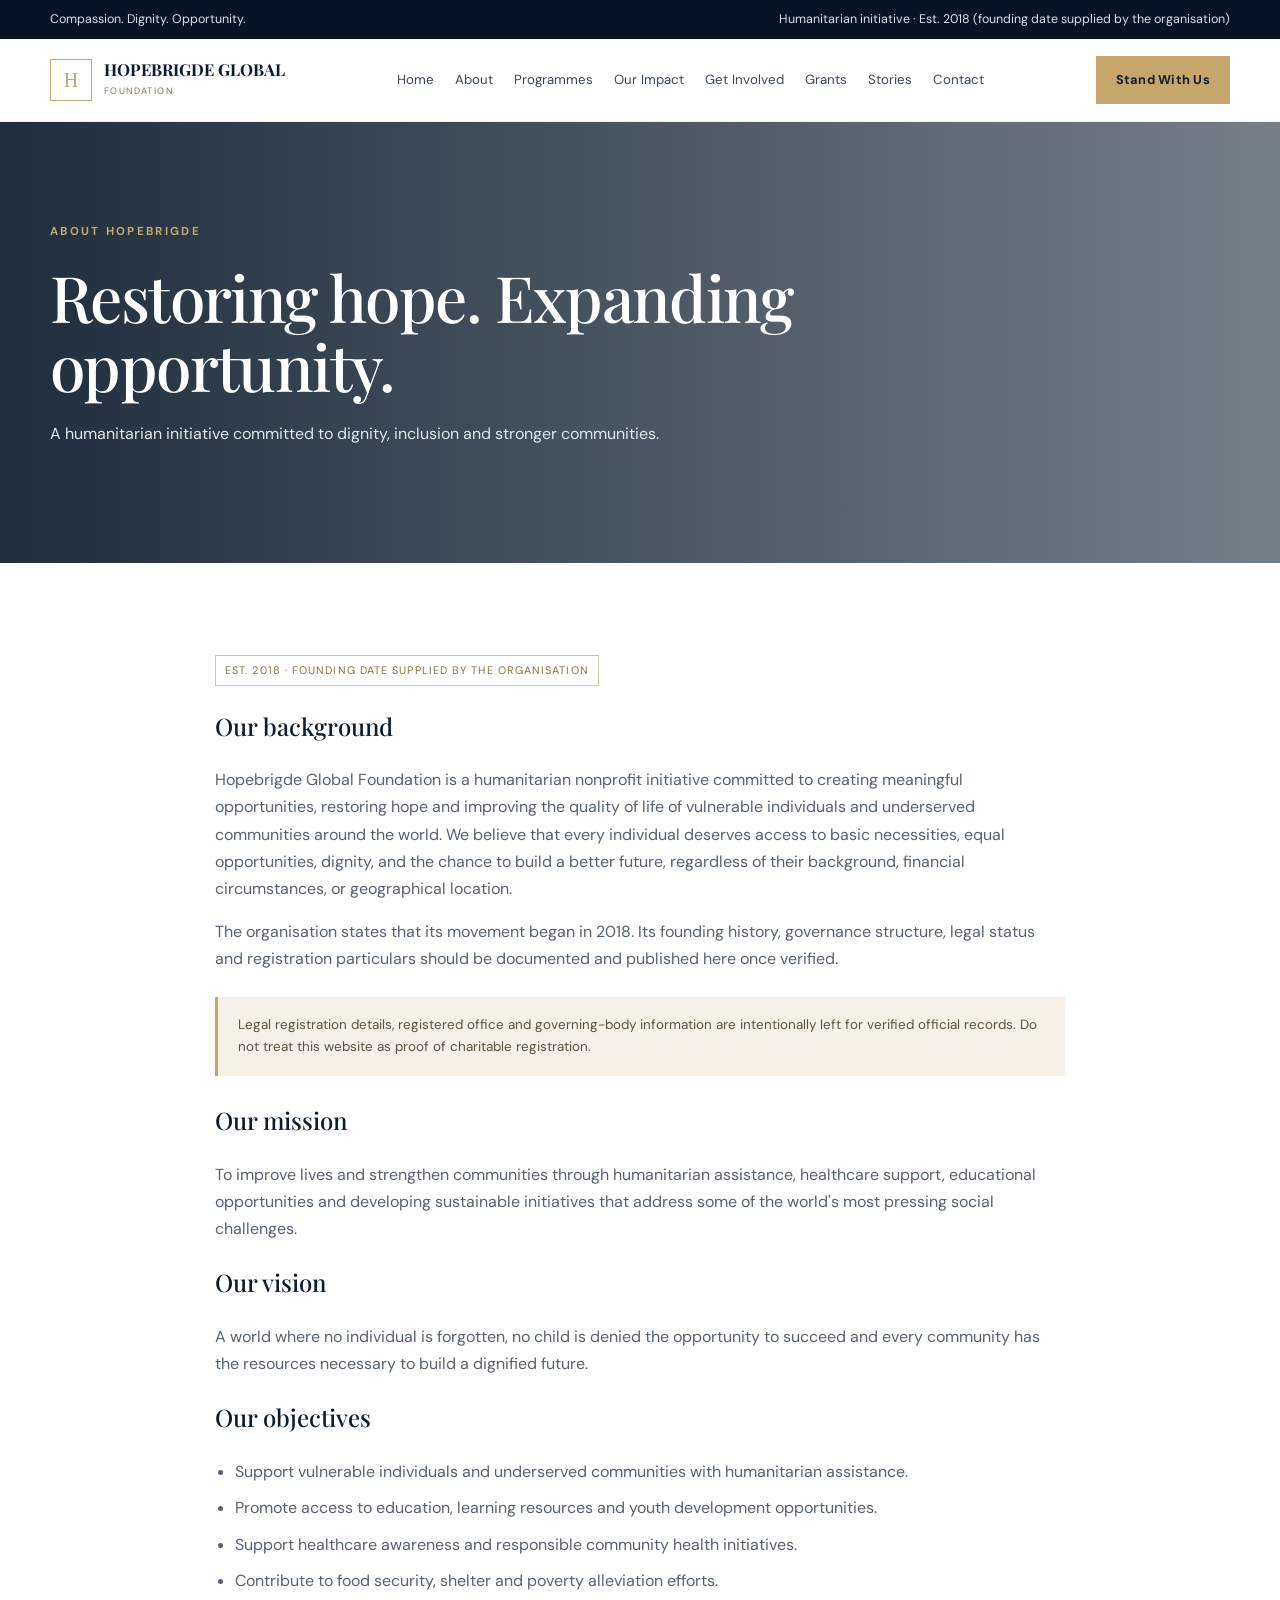
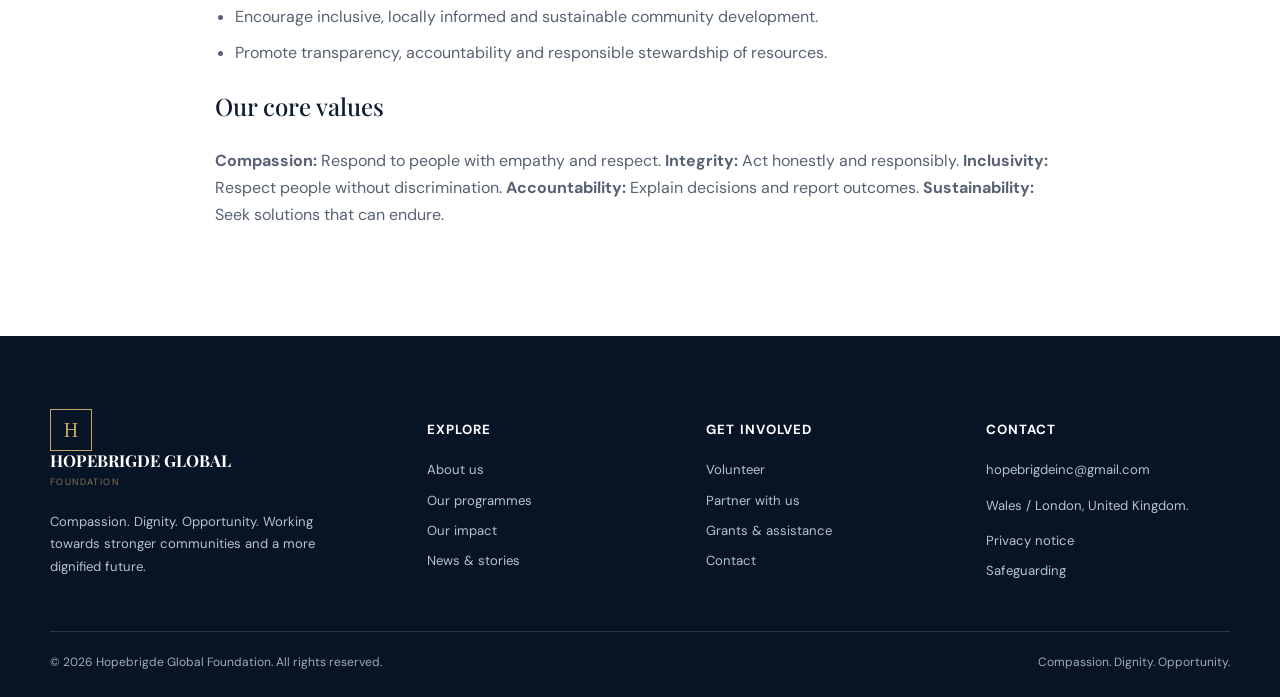
<file: about.html>
<!doctype html><html lang="en"><head><meta charset="utf-8"><meta name="viewport" content="width=device-width,initial-scale=1"><meta name="description" content="Hopebrigde Global Foundation — Compassion. Dignity. Opportunity."><title>About Us | Hopebrigde Global Foundation</title><link rel="stylesheet" href="styles.css"></head><body>
<div class="topbar"><div class="container"><span>Compassion. Dignity. Opportunity.</span><span>Humanitarian initiative · Est. 2018 (founding date supplied by the organisation)</span></div></div>
<header class="site-header"><div class="container nav-wrap">
<a class="brand" href="index.html"><span class="brand-mark">H</span><span><strong>HOPEBRIGDE GLOBAL</strong><small>FOUNDATION</small></span></a>
<button class="menu-toggle" aria-label="Open navigation" aria-expanded="false">☰</button>
<nav class="nav-links" aria-label="Main navigation">
<a href="index.html">Home</a><a href="about.html">About</a><a href="programmes.html">Programmes</a><a href="impact.html">Our Impact</a><a href="get-involved.html">Get Involved</a><a href="grants.html">Grants</a><a href="stories.html">Stories</a><a href="contact.html">Contact</a>
</nav><a class="nav-cta" href="get-involved.html">Stand With Us</a></div></header>

<main><section class="page-hero"><div class="container"><div class="eyebrow">About Hopebrigde</div><h1>Restoring hope. Expanding opportunity.</h1><p>A humanitarian initiative committed to dignity, inclusion and stronger communities.</p></div></section>
<section class="section"><div class="container prose"><span class="tag">Est. 2018 · founding date supplied by the organisation</span><h2>Our background</h2><p>Hopebrigde Global Foundation is a humanitarian nonprofit initiative committed to creating meaningful opportunities, restoring hope and improving the quality of life of vulnerable individuals and underserved communities around the world. We believe that every individual deserves access to basic necessities, equal opportunities, dignity, and the chance to build a better future, regardless of their background, financial circumstances, or geographical location.</p><p>The organisation states that its movement began in 2018. Its founding history, governance structure, legal status and registration particulars should be documented and published here once verified.</p><div class="notice">Legal registration details, registered office and governing-body information are intentionally left for verified official records. Do not treat this website as proof of charitable registration.</div><h2>Our mission</h2><p>To improve lives and strengthen communities through humanitarian assistance, healthcare support, educational opportunities and developing sustainable initiatives that address some of the world's most pressing social challenges.</p><h2>Our vision</h2><p>A world where no individual is forgotten, no child is denied the opportunity to succeed and every community has the resources necessary to build a dignified future.</p><h2>Our objectives</h2><ul class="list-clean"><li>Support vulnerable individuals and underserved communities with humanitarian assistance.</li><li>Promote access to education, learning resources and youth development opportunities.</li><li>Support healthcare awareness and responsible community health initiatives.</li><li>Contribute to food security, shelter and poverty alleviation efforts.</li><li>Encourage inclusive, locally informed and sustainable community development.</li><li>Promote transparency, accountability and responsible stewardship of resources.</li></ul><h2>Our core values</h2><p><strong>Compassion:</strong> Respond to people with empathy and respect. <strong>Integrity:</strong> Act honestly and responsibly. <strong>Inclusivity:</strong> Respect people without discrimination. <strong>Accountability:</strong> Explain decisions and report outcomes. <strong>Sustainability:</strong> Seek solutions that can endure.</p></div></section></main>

<footer class="footer"><div class="container"><div class="footer-grid">
<div><a class="brand" href="index.html"><span class="brand-mark">H</span><span><strong style="color:white">HOPEBRIGDE GLOBAL</strong><small>FOUNDATION</small></span></a><p style="max-width:300px;margin-top:20px">Compassion. Dignity. Opportunity. Working towards stronger communities and a more dignified future.</p></div>
<div><h4>Explore</h4><a href="about.html">About us</a><a href="programmes.html">Our programmes</a><a href="impact.html">Our impact</a><a href="stories.html">News & stories</a></div>
<div><h4>Get involved</h4><a href="get-involved.html">Volunteer</a><a href="get-involved.html#partner">Partner with us</a><a href="grants.html">Grants & assistance</a><a href="contact.html">Contact</a></div>
<div><h4>Contact</h4><a href="mailto:hopebrigdeinc@gmail.com">hopebrigdeinc@gmail.com</a><p>Wales / London, United Kingdom.</p><a href="privacy.html">Privacy notice</a><a href="safeguarding.html">Safeguarding</a></div>
</div><div class="footer-bottom"><span>© <span id="year"></span> Hopebrigde Global Foundation. All rights reserved.</span><span>Compassion. Dignity. Opportunity.</span></div></div></footer>
<script src="script.js"></script><script>document.getElementById('year').textContent=new Date().getFullYear()</script>
</body></html>
</file>
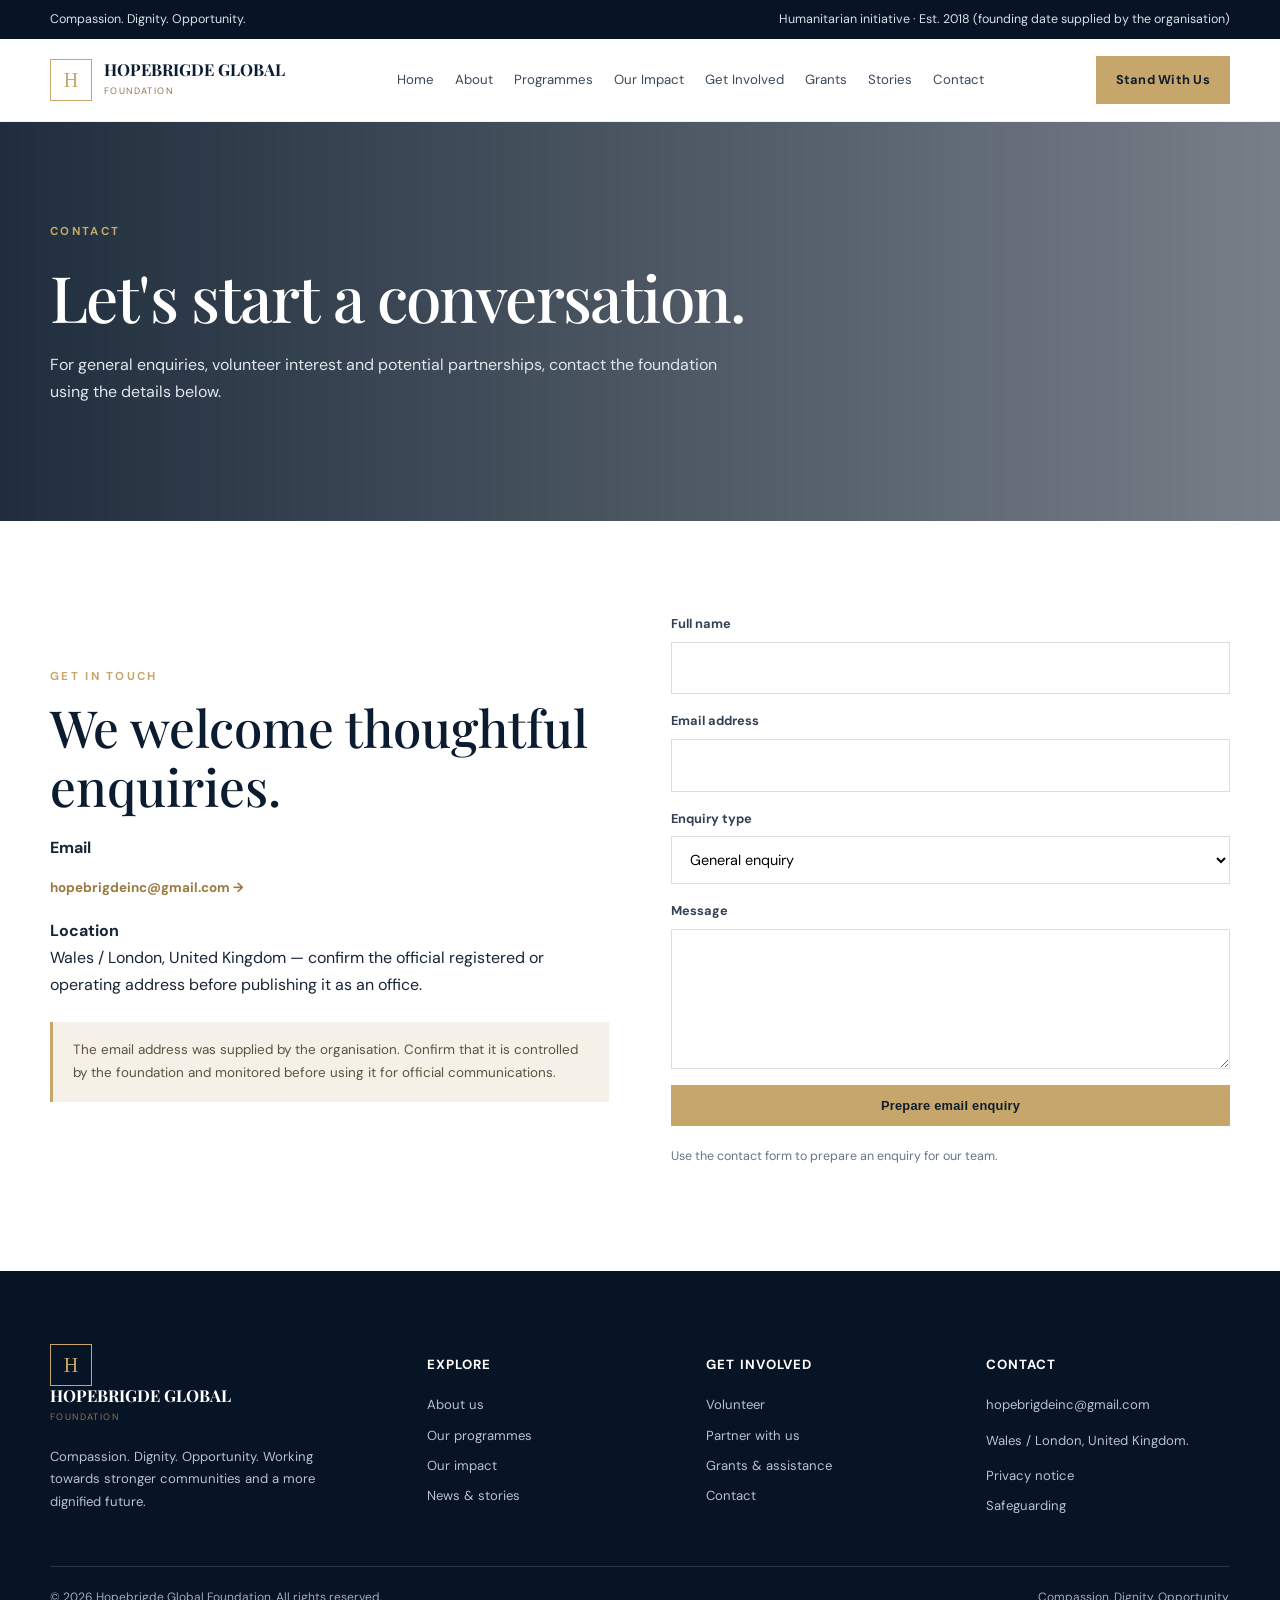
<file: contact.html>
<!doctype html><html lang="en"><head><meta charset="utf-8"><meta name="viewport" content="width=device-width,initial-scale=1"><meta name="description" content="Hopebrigde Global Foundation — Compassion. Dignity. Opportunity."><title>Contact Us | Hopebrigde Global Foundation</title><link rel="stylesheet" href="styles.css"></head><body>
<div class="topbar"><div class="container"><span>Compassion. Dignity. Opportunity.</span><span>Humanitarian initiative · Est. 2018 (founding date supplied by the organisation)</span></div></div>
<header class="site-header"><div class="container nav-wrap">
<a class="brand" href="index.html"><span class="brand-mark">H</span><span><strong>HOPEBRIGDE GLOBAL</strong><small>FOUNDATION</small></span></a>
<button class="menu-toggle" aria-label="Open navigation" aria-expanded="false">☰</button>
<nav class="nav-links" aria-label="Main navigation">
<a href="index.html">Home</a><a href="about.html">About</a><a href="programmes.html">Programmes</a><a href="impact.html">Our Impact</a><a href="get-involved.html">Get Involved</a><a href="grants.html">Grants</a><a href="stories.html">Stories</a><a href="contact.html">Contact</a>
</nav><a class="nav-cta" href="get-involved.html">Stand With Us</a></div></header>

<main><section class="page-hero"><div class="container"><div class="eyebrow">Contact</div><h1>Let's start a conversation.</h1><p>For general enquiries, volunteer interest and potential partnerships, contact the foundation using the details below.</p></div></section><section class="section"><div class="container split"><div><div class="eyebrow">Get in touch</div><h2 class="page-title">We welcome thoughtful enquiries.</h2><p><strong>Email</strong><br><a class="text-link" href="mailto:hopebrigdeinc@gmail.com">hopebrigdeinc@gmail.com</a></p><p><strong>Location</strong><br>Wales / London, United Kingdom — confirm the official registered or operating address before publishing it as an office.</p><div class="notice">The email address was supplied by the organisation. Confirm that it is controlled by the foundation and monitored before using it for official communications.</div></div><div><form class="form-grid" data-mailto="hopebrigdeinc@gmail.com" data-subject="Website contact enquiry"><div class="field full"><label for="cname">Full name</label><input id="cname" name="Full name" required></div><div class="field full"><label for="cemail">Email address</label><input id="cemail" name="Email" type="email" required></div><div class="field full"><label for="ctopic">Enquiry type</label><select id="ctopic" name="Enquiry type"><option>General enquiry</option><option>Volunteer</option><option>Partnership</option><option>Media</option><option>Other</option></select></div><div class="field full"><label for="cmessage">Message</label><textarea id="cmessage" name="Message" required></textarea></div><div class="field full"><button class="btn" type="submit">Prepare email enquiry</button><p class="form-note">Use the contact form to prepare an enquiry for our team.</p></div></form></div></div></section></main>

<footer class="footer"><div class="container"><div class="footer-grid">
<div><a class="brand" href="index.html"><span class="brand-mark">H</span><span><strong style="color:white">HOPEBRIGDE GLOBAL</strong><small>FOUNDATION</small></span></a><p style="max-width:300px;margin-top:20px">Compassion. Dignity. Opportunity. Working towards stronger communities and a more dignified future.</p></div>
<div><h4>Explore</h4><a href="about.html">About us</a><a href="programmes.html">Our programmes</a><a href="impact.html">Our impact</a><a href="stories.html">News & stories</a></div>
<div><h4>Get involved</h4><a href="get-involved.html">Volunteer</a><a href="get-involved.html#partner">Partner with us</a><a href="grants.html">Grants & assistance</a><a href="contact.html">Contact</a></div>
<div><h4>Contact</h4><a href="mailto:hopebrigdeinc@gmail.com">hopebrigdeinc@gmail.com</a><p>Wales / London, United Kingdom.</p><a href="privacy.html">Privacy notice</a><a href="safeguarding.html">Safeguarding</a></div>
</div><div class="footer-bottom"><span>© <span id="year"></span> Hopebrigde Global Foundation. All rights reserved.</span><span>Compassion. Dignity. Opportunity.</span></div></div></footer>
<script src="script.js"></script><script>document.getElementById('year').textContent=new Date().getFullYear()</script>
</body></html>
</file>
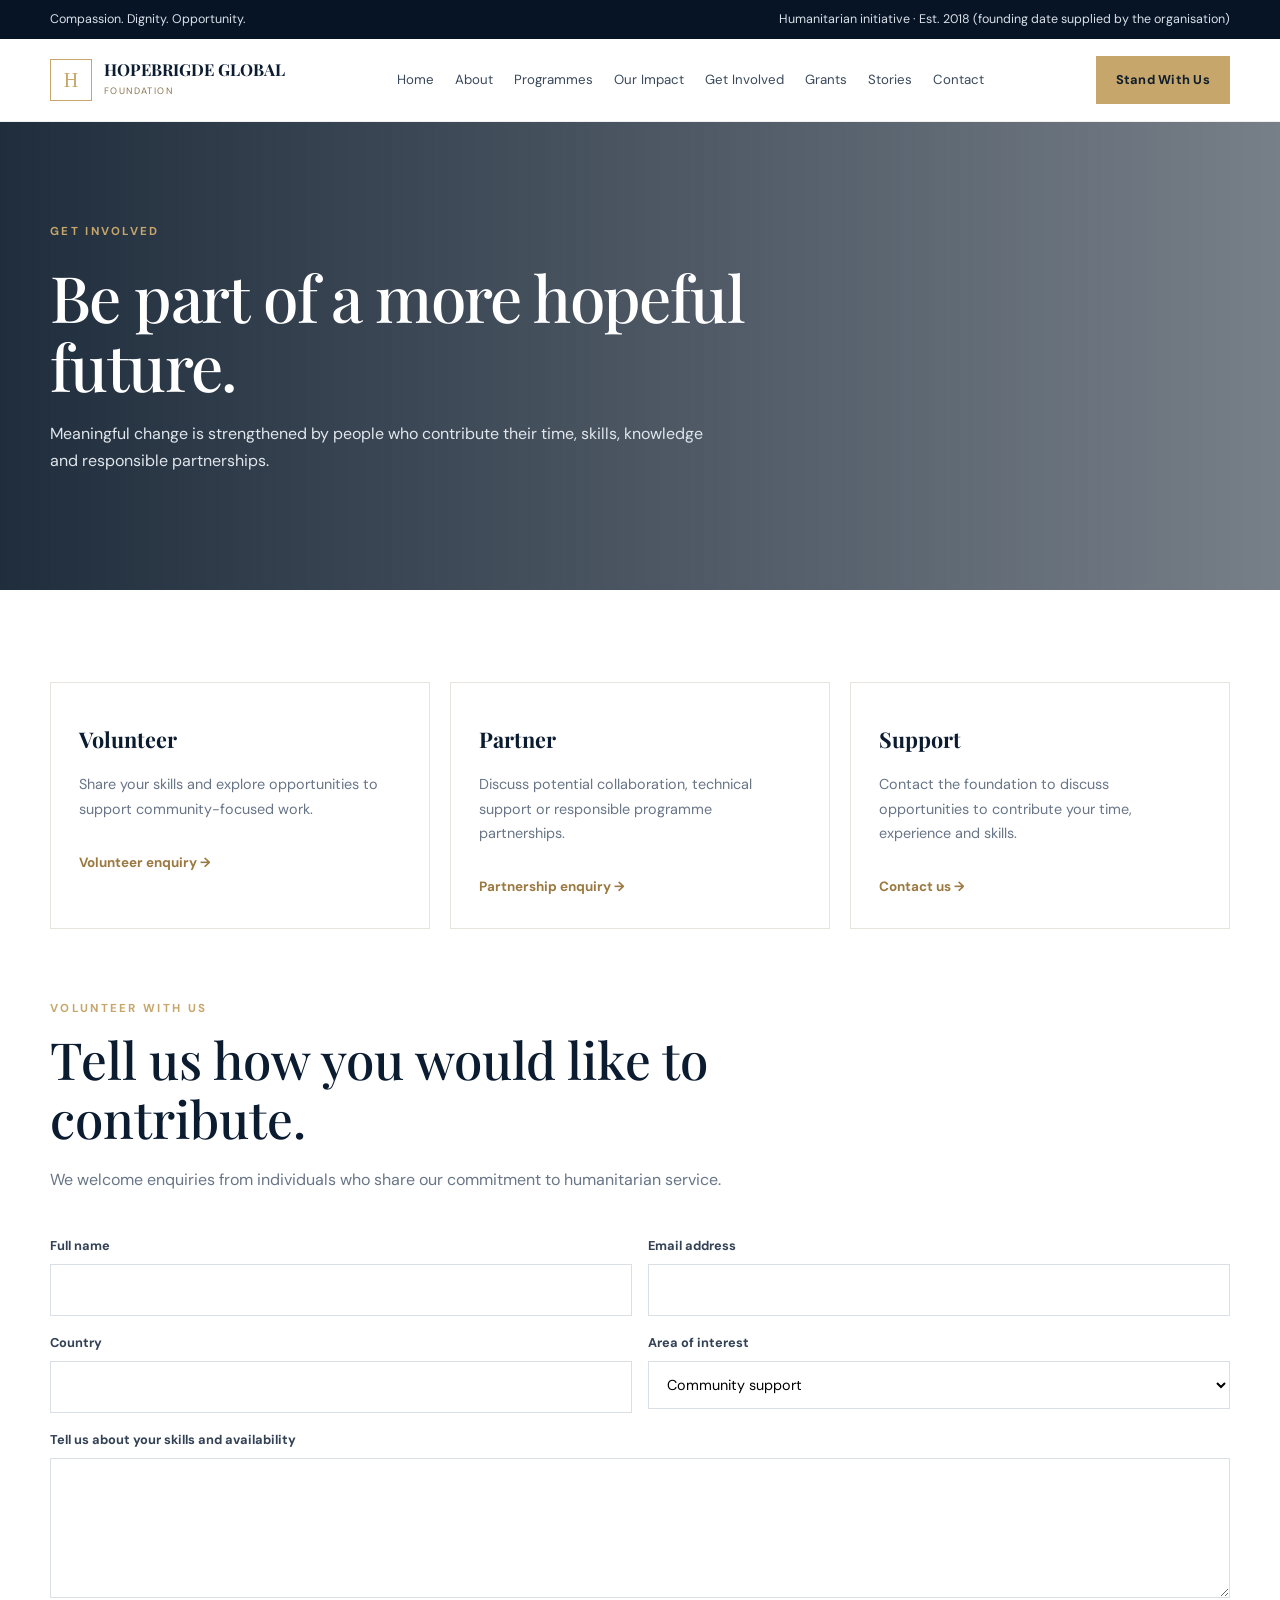
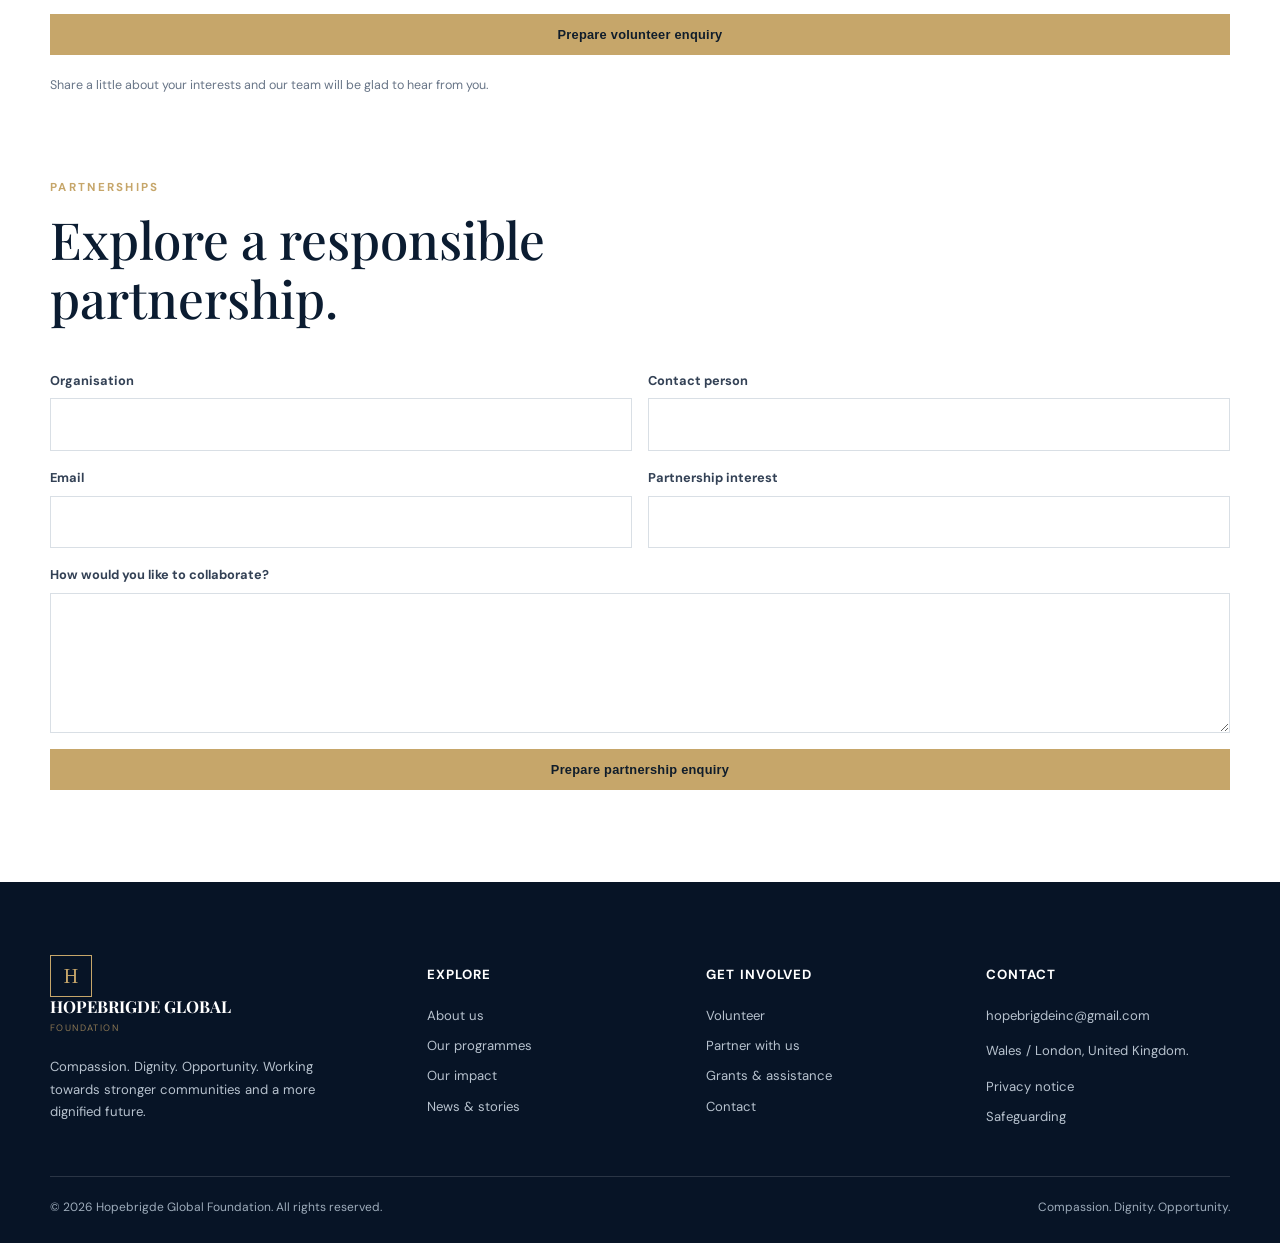
<file: get-involved.html>
<!doctype html><html lang="en"><head><meta charset="utf-8"><meta name="viewport" content="width=device-width,initial-scale=1"><meta name="description" content="Hopebrigde Global Foundation — Compassion. Dignity. Opportunity."><title>Get Involved | Hopebrigde Global Foundation</title><link rel="stylesheet" href="styles.css"></head><body>
<div class="topbar"><div class="container"><span>Compassion. Dignity. Opportunity.</span><span>Humanitarian initiative · Est. 2018 (founding date supplied by the organisation)</span></div></div>
<header class="site-header"><div class="container nav-wrap">
<a class="brand" href="index.html"><span class="brand-mark">H</span><span><strong>HOPEBRIGDE GLOBAL</strong><small>FOUNDATION</small></span></a>
<button class="menu-toggle" aria-label="Open navigation" aria-expanded="false">☰</button>
<nav class="nav-links" aria-label="Main navigation">
<a href="index.html">Home</a><a href="about.html">About</a><a href="programmes.html">Programmes</a><a href="impact.html">Our Impact</a><a href="get-involved.html">Get Involved</a><a href="grants.html">Grants</a><a href="stories.html">Stories</a><a href="contact.html">Contact</a>
</nav><a class="nav-cta" href="get-involved.html">Stand With Us</a></div></header>

<main><section class="page-hero"><div class="container"><div class="eyebrow">Get involved</div><h1>Be part of a more hopeful future.</h1><p>Meaningful change is strengthened by people who contribute their time, skills, knowledge and responsible partnerships.</p></div></section><section class="section"><div class="container"><div class="cards"><article class="card"><h3>Volunteer</h3><p>Share your skills and explore opportunities to support community-focused work.</p><a class="text-link" href="#volunteer">Volunteer enquiry</a></article><article class="card"><h3>Partner</h3><p>Discuss potential collaboration, technical support or responsible programme partnerships.</p><a class="text-link" href="#partner">Partnership enquiry</a></article><article class="card"><h3>Support</h3><p>Contact the foundation to discuss opportunities to contribute your time, experience and skills.</p><a class="text-link" href="contact.html">Contact us</a></article></div>
<div class="section-head" id="volunteer" style="margin-top:70px"><div class="eyebrow">Volunteer with us</div><h2>Tell us how you would like to contribute.</h2><p>We welcome enquiries from individuals who share our commitment to humanitarian service.</p></div>
<form class="form-grid" data-mailto="hopebrigdeinc@gmail.com" data-subject="Volunteer application"><div class="field"><label for="vname">Full name</label><input id="vname" name="Full name" required></div><div class="field"><label for="vemail">Email address</label><input id="vemail" name="Email" type="email" required></div><div class="field"><label for="vcountry">Country</label><input id="vcountry" name="Country"></div><div class="field"><label for="vskills">Area of interest</label><select id="vskills" name="Area of interest"><option>Community support</option><option>Education</option><option>Healthcare</option><option>Administration</option><option>Communications</option><option>Other</option></select></div><div class="field full"><label for="vmessage">Tell us about your skills and availability</label><textarea id="vmessage" name="Message" required></textarea></div><div class="field full"><button class="btn" type="submit">Prepare volunteer enquiry</button><p class="form-note">Share a little about your interests and our team will be glad to hear from you.</p></div></form>
<div class="section-head" id="partner" style="margin-top:70px"><div class="eyebrow">Partnerships</div><h2>Explore a responsible partnership.</h2></div><form class="form-grid" data-mailto="hopebrigdeinc@gmail.com" data-subject="Partnership enquiry"><div class="field"><label for="porg">Organisation</label><input id="porg" name="Organisation" required></div><div class="field"><label for="pname">Contact person</label><input id="pname" name="Contact person" required></div><div class="field"><label for="pemail">Email</label><input id="pemail" name="Email" type="email" required></div><div class="field"><label for="ptype">Partnership interest</label><input id="ptype" name="Partnership interest"></div><div class="field full"><label for="pmessage">How would you like to collaborate?</label><textarea id="pmessage" name="Message" required></textarea></div><div class="field full"><button class="btn" type="submit">Prepare partnership enquiry</button></div></form></div></section></main>

<footer class="footer"><div class="container"><div class="footer-grid">
<div><a class="brand" href="index.html"><span class="brand-mark">H</span><span><strong style="color:white">HOPEBRIGDE GLOBAL</strong><small>FOUNDATION</small></span></a><p style="max-width:300px;margin-top:20px">Compassion. Dignity. Opportunity. Working towards stronger communities and a more dignified future.</p></div>
<div><h4>Explore</h4><a href="about.html">About us</a><a href="programmes.html">Our programmes</a><a href="impact.html">Our impact</a><a href="stories.html">News & stories</a></div>
<div><h4>Get involved</h4><a href="get-involved.html">Volunteer</a><a href="get-involved.html#partner">Partner with us</a><a href="grants.html">Grants & assistance</a><a href="contact.html">Contact</a></div>
<div><h4>Contact</h4><a href="mailto:hopebrigdeinc@gmail.com">hopebrigdeinc@gmail.com</a><p>Wales / London, United Kingdom.</p><a href="privacy.html">Privacy notice</a><a href="safeguarding.html">Safeguarding</a></div>
</div><div class="footer-bottom"><span>© <span id="year"></span> Hopebrigde Global Foundation. All rights reserved.</span><span>Compassion. Dignity. Opportunity.</span></div></div></footer>
<script src="script.js"></script><script>document.getElementById('year').textContent=new Date().getFullYear()</script>
</body></html>
</file>
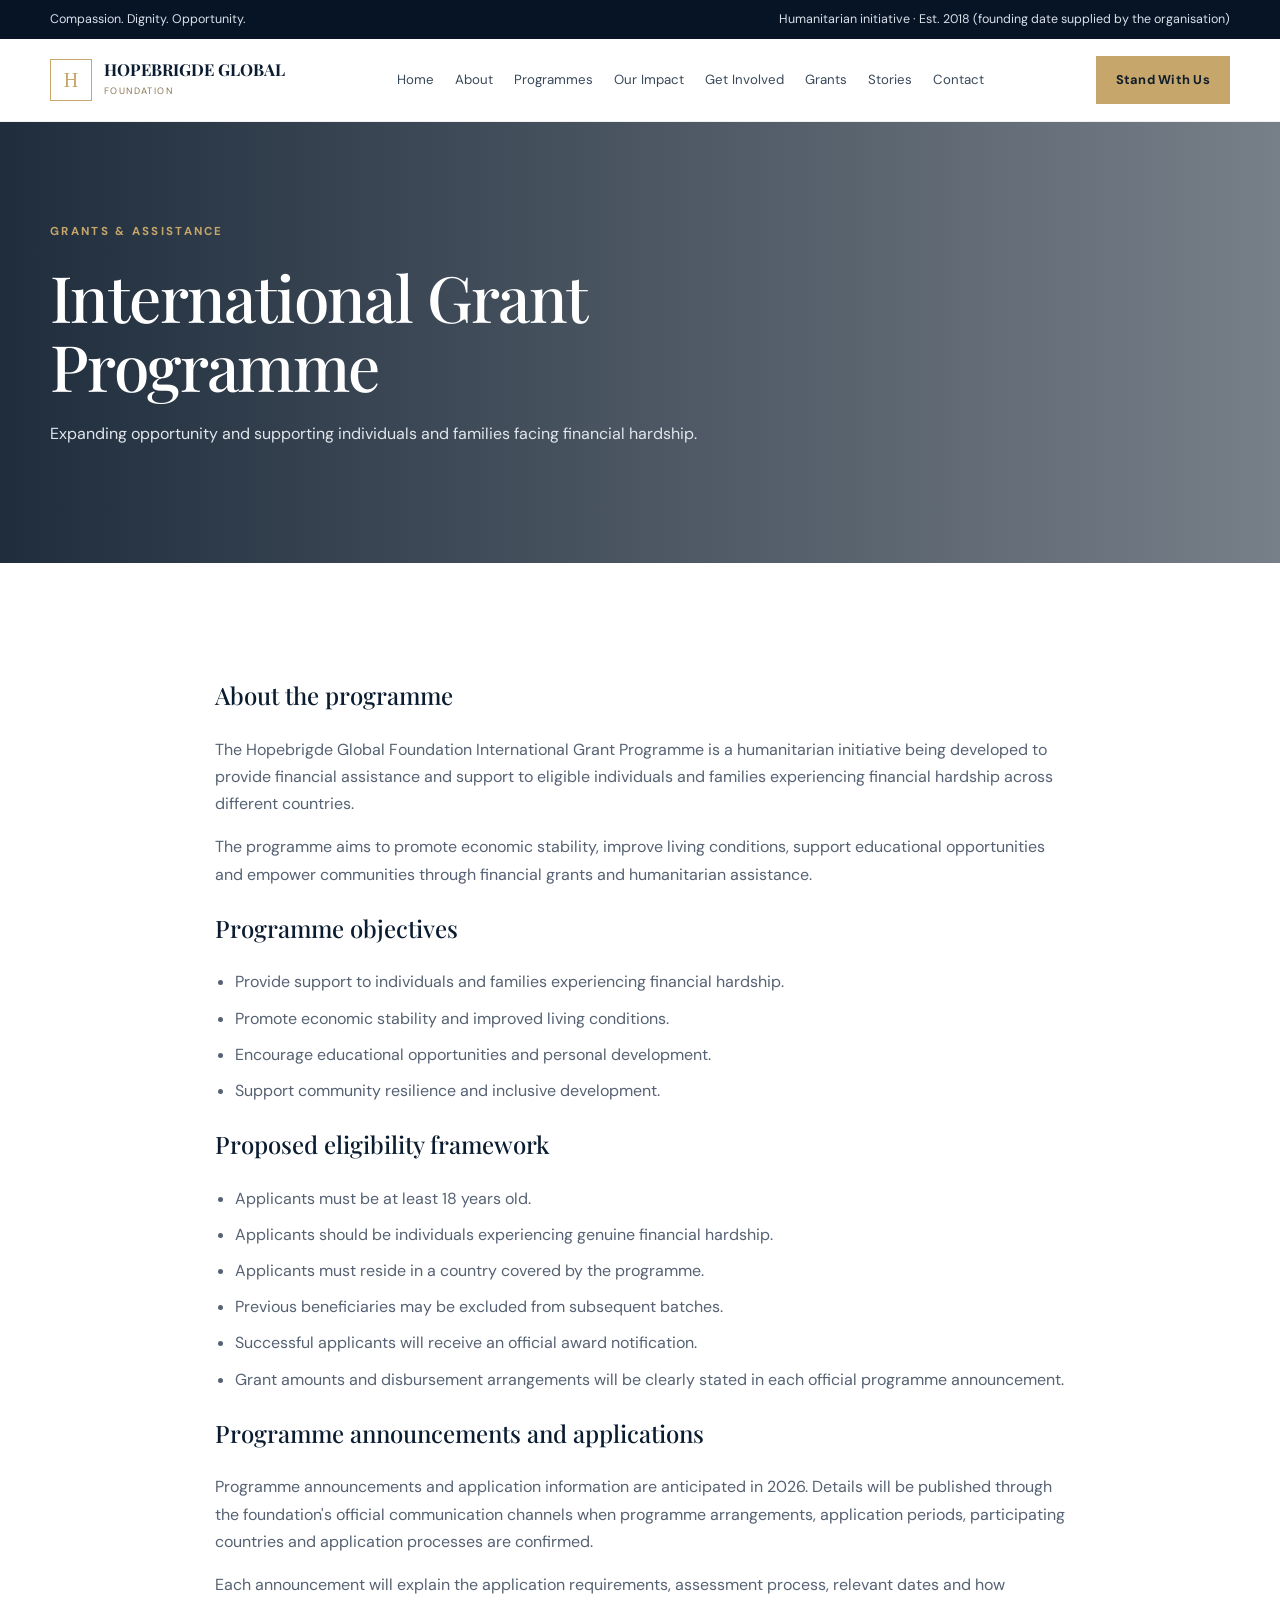
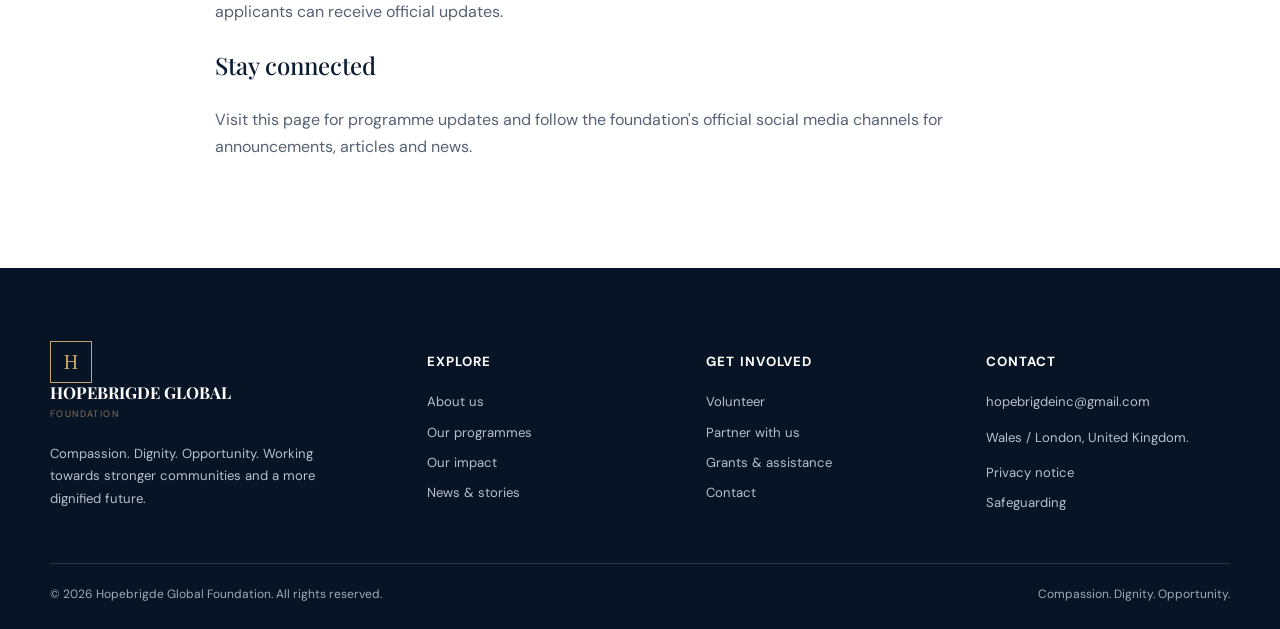
<file: grants.html>
<!doctype html><html lang="en"><head><meta charset="utf-8"><meta name="viewport" content="width=device-width,initial-scale=1"><meta name="description" content="Hopebrigde Global Foundation — Compassion. Dignity. Opportunity."><title>Grants & Assistance | Hopebrigde Global Foundation</title><link rel="stylesheet" href="styles.css"></head><body>
<div class="topbar"><div class="container"><span>Compassion. Dignity. Opportunity.</span><span>Humanitarian initiative · Est. 2018 (founding date supplied by the organisation)</span></div></div>
<header class="site-header"><div class="container nav-wrap">
<a class="brand" href="index.html"><span class="brand-mark">H</span><span><strong>HOPEBRIGDE GLOBAL</strong><small>FOUNDATION</small></span></a>
<button class="menu-toggle" aria-label="Open navigation" aria-expanded="false">☰</button>
<nav class="nav-links" aria-label="Main navigation">
<a href="index.html">Home</a><a href="about.html">About</a><a href="programmes.html">Programmes</a><a href="impact.html">Our Impact</a><a href="get-involved.html">Get Involved</a><a href="grants.html">Grants</a><a href="stories.html">Stories</a><a href="contact.html">Contact</a>
</nav><a class="nav-cta" href="get-involved.html">Stand With Us</a></div></header>

<main>
<section class="page-hero"><div class="container"><div class="eyebrow">Grants & assistance</div><h1>International Grant Programme</h1><p>Expanding opportunity and supporting individuals and families facing financial hardship.</p></div></section>
<section class="section"><div class="container prose"><h2>About the programme</h2><p>The Hopebrigde Global Foundation International Grant Programme is a humanitarian initiative being developed to provide financial assistance and support to eligible individuals and families experiencing financial hardship across different countries.</p><p>The programme aims to promote economic stability, improve living conditions, support educational opportunities and empower communities through financial grants and humanitarian assistance.</p><h2>Programme objectives</h2><ul class="list-clean"><li>Provide support to individuals and families experiencing financial hardship.</li><li>Promote economic stability and improved living conditions.</li><li>Encourage educational opportunities and personal development.</li><li>Support community resilience and inclusive development.</li></ul><h2>Proposed eligibility framework</h2><ul class="list-clean"><li>Applicants must be at least 18 years old.</li><li>Applicants should be individuals experiencing genuine financial hardship.</li><li>Applicants must reside in a country covered by the programme.</li><li>Previous beneficiaries may be excluded from subsequent batches.</li><li>Successful applicants will receive an official award notification.</li><li>Grant amounts and disbursement arrangements will be clearly stated in each official programme announcement.</li></ul><h2>Programme announcements and applications</h2><p>Programme announcements and application information are anticipated in 2026. Details will be published through the foundation's official communication channels when programme arrangements, application periods, participating countries and application processes are confirmed.</p><p>Each announcement will explain the application requirements, assessment process, relevant dates and how applicants can receive official updates.</p><h2>Stay connected</h2><p>Visit this page for programme updates and follow the foundation's official social media channels for announcements, articles and news.</p></div></section></main>

<footer class="footer"><div class="container"><div class="footer-grid">
<div><a class="brand" href="index.html"><span class="brand-mark">H</span><span><strong style="color:white">HOPEBRIGDE GLOBAL</strong><small>FOUNDATION</small></span></a><p style="max-width:300px;margin-top:20px">Compassion. Dignity. Opportunity. Working towards stronger communities and a more dignified future.</p></div>
<div><h4>Explore</h4><a href="about.html">About us</a><a href="programmes.html">Our programmes</a><a href="impact.html">Our impact</a><a href="stories.html">News & stories</a></div>
<div><h4>Get involved</h4><a href="get-involved.html">Volunteer</a><a href="get-involved.html#partner">Partner with us</a><a href="grants.html">Grants & assistance</a><a href="contact.html">Contact</a></div>
<div><h4>Contact</h4><a href="mailto:hopebrigdeinc@gmail.com">hopebrigdeinc@gmail.com</a><p>Wales / London, United Kingdom.</p><a href="privacy.html">Privacy notice</a><a href="safeguarding.html">Safeguarding</a></div>
</div><div class="footer-bottom"><span>© <span id="year"></span> Hopebrigde Global Foundation. All rights reserved.</span><span>Compassion. Dignity. Opportunity.</span></div></div></footer>
<script src="script.js"></script><script>document.getElementById('year').textContent=new Date().getFullYear()</script>
</body></html>
</file>
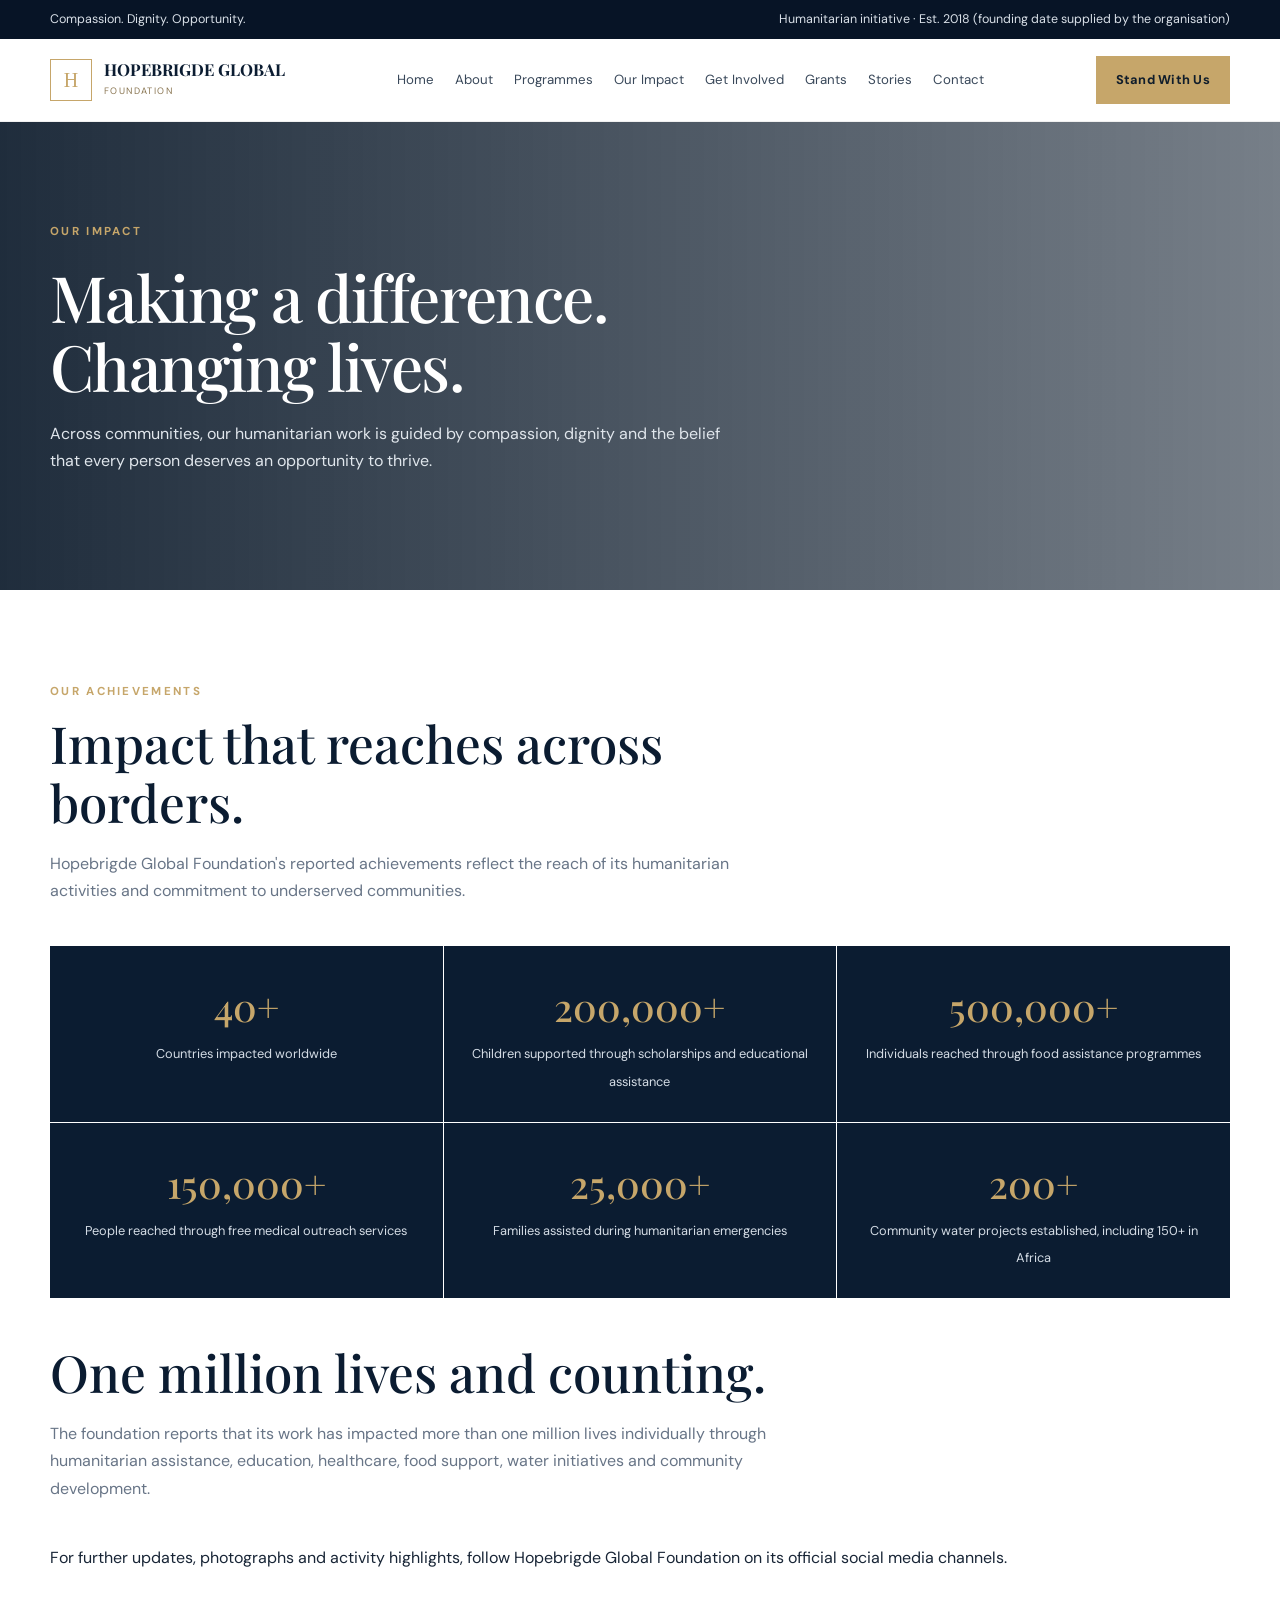
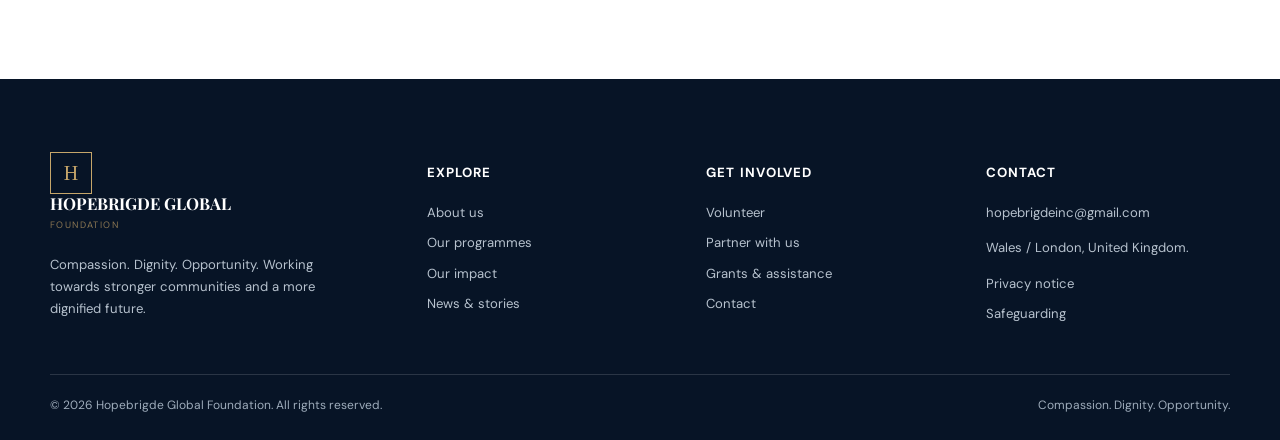
<file: impact.html>
<!doctype html><html lang="en"><head><meta charset="utf-8"><meta name="viewport" content="width=device-width,initial-scale=1"><meta name="description" content="Hopebrigde Global Foundation — Compassion. Dignity. Opportunity."><title>Our Impact | Hopebrigde Global Foundation</title><link rel="stylesheet" href="styles.css"></head><body>
<div class="topbar"><div class="container"><span>Compassion. Dignity. Opportunity.</span><span>Humanitarian initiative · Est. 2018 (founding date supplied by the organisation)</span></div></div>
<header class="site-header"><div class="container nav-wrap">
<a class="brand" href="index.html"><span class="brand-mark">H</span><span><strong>HOPEBRIGDE GLOBAL</strong><small>FOUNDATION</small></span></a>
<button class="menu-toggle" aria-label="Open navigation" aria-expanded="false">☰</button>
<nav class="nav-links" aria-label="Main navigation">
<a href="index.html">Home</a><a href="about.html">About</a><a href="programmes.html">Programmes</a><a href="impact.html">Our Impact</a><a href="get-involved.html">Get Involved</a><a href="grants.html">Grants</a><a href="stories.html">Stories</a><a href="contact.html">Contact</a>
</nav><a class="nav-cta" href="get-involved.html">Stand With Us</a></div></header>

<main>
<section class="page-hero"><div class="container"><div class="eyebrow">Our impact</div><h1>Making a difference. Changing lives.</h1><p>Across communities, our humanitarian work is guided by compassion, dignity and the belief that every person deserves an opportunity to thrive.</p></div></section>
<section class="section"><div class="container"><div class="section-head"><div class="eyebrow">Our achievements</div><h2>Impact that reaches across borders.</h2><p>Hopebrigde Global Foundation's reported achievements reflect the reach of its humanitarian activities and commitment to underserved communities.</p></div>
<div class="stats"><div class="stat"><strong>40+</strong><span>Countries impacted worldwide</span></div><div class="stat"><strong>200,000+</strong><span>Children supported through scholarships and educational assistance</span></div><div class="stat"><strong>500,000+</strong><span>Individuals reached through food assistance programmes</span></div><div class="stat"><strong>150,000+</strong><span>People reached through free medical outreach services</span></div><div class="stat"><strong>25,000+</strong><span>Families assisted during humanitarian emergencies</span></div><div class="stat"><strong>200+</strong><span>Community water projects established, including 150+ in Africa</span></div></div>
<div class="section-head" style="margin-top:45px"><h2>One million lives and counting.</h2><p>The foundation reports that its work has impacted more than one million lives individually through humanitarian assistance, education, healthcare, food support, water initiatives and community development.</p></div><p>For further updates, photographs and activity highlights, follow Hopebrigde Global Foundation on its official social media channels.</p></div></section></main>

<footer class="footer"><div class="container"><div class="footer-grid">
<div><a class="brand" href="index.html"><span class="brand-mark">H</span><span><strong style="color:white">HOPEBRIGDE GLOBAL</strong><small>FOUNDATION</small></span></a><p style="max-width:300px;margin-top:20px">Compassion. Dignity. Opportunity. Working towards stronger communities and a more dignified future.</p></div>
<div><h4>Explore</h4><a href="about.html">About us</a><a href="programmes.html">Our programmes</a><a href="impact.html">Our impact</a><a href="stories.html">News & stories</a></div>
<div><h4>Get involved</h4><a href="get-involved.html">Volunteer</a><a href="get-involved.html#partner">Partner with us</a><a href="grants.html">Grants & assistance</a><a href="contact.html">Contact</a></div>
<div><h4>Contact</h4><a href="mailto:hopebrigdeinc@gmail.com">hopebrigdeinc@gmail.com</a><p>Wales / London, United Kingdom.</p><a href="privacy.html">Privacy notice</a><a href="safeguarding.html">Safeguarding</a></div>
</div><div class="footer-bottom"><span>© <span id="year"></span> Hopebrigde Global Foundation. All rights reserved.</span><span>Compassion. Dignity. Opportunity.</span></div></div></footer>
<script src="script.js"></script><script>document.getElementById('year').textContent=new Date().getFullYear()</script>
</body></html>
</file>
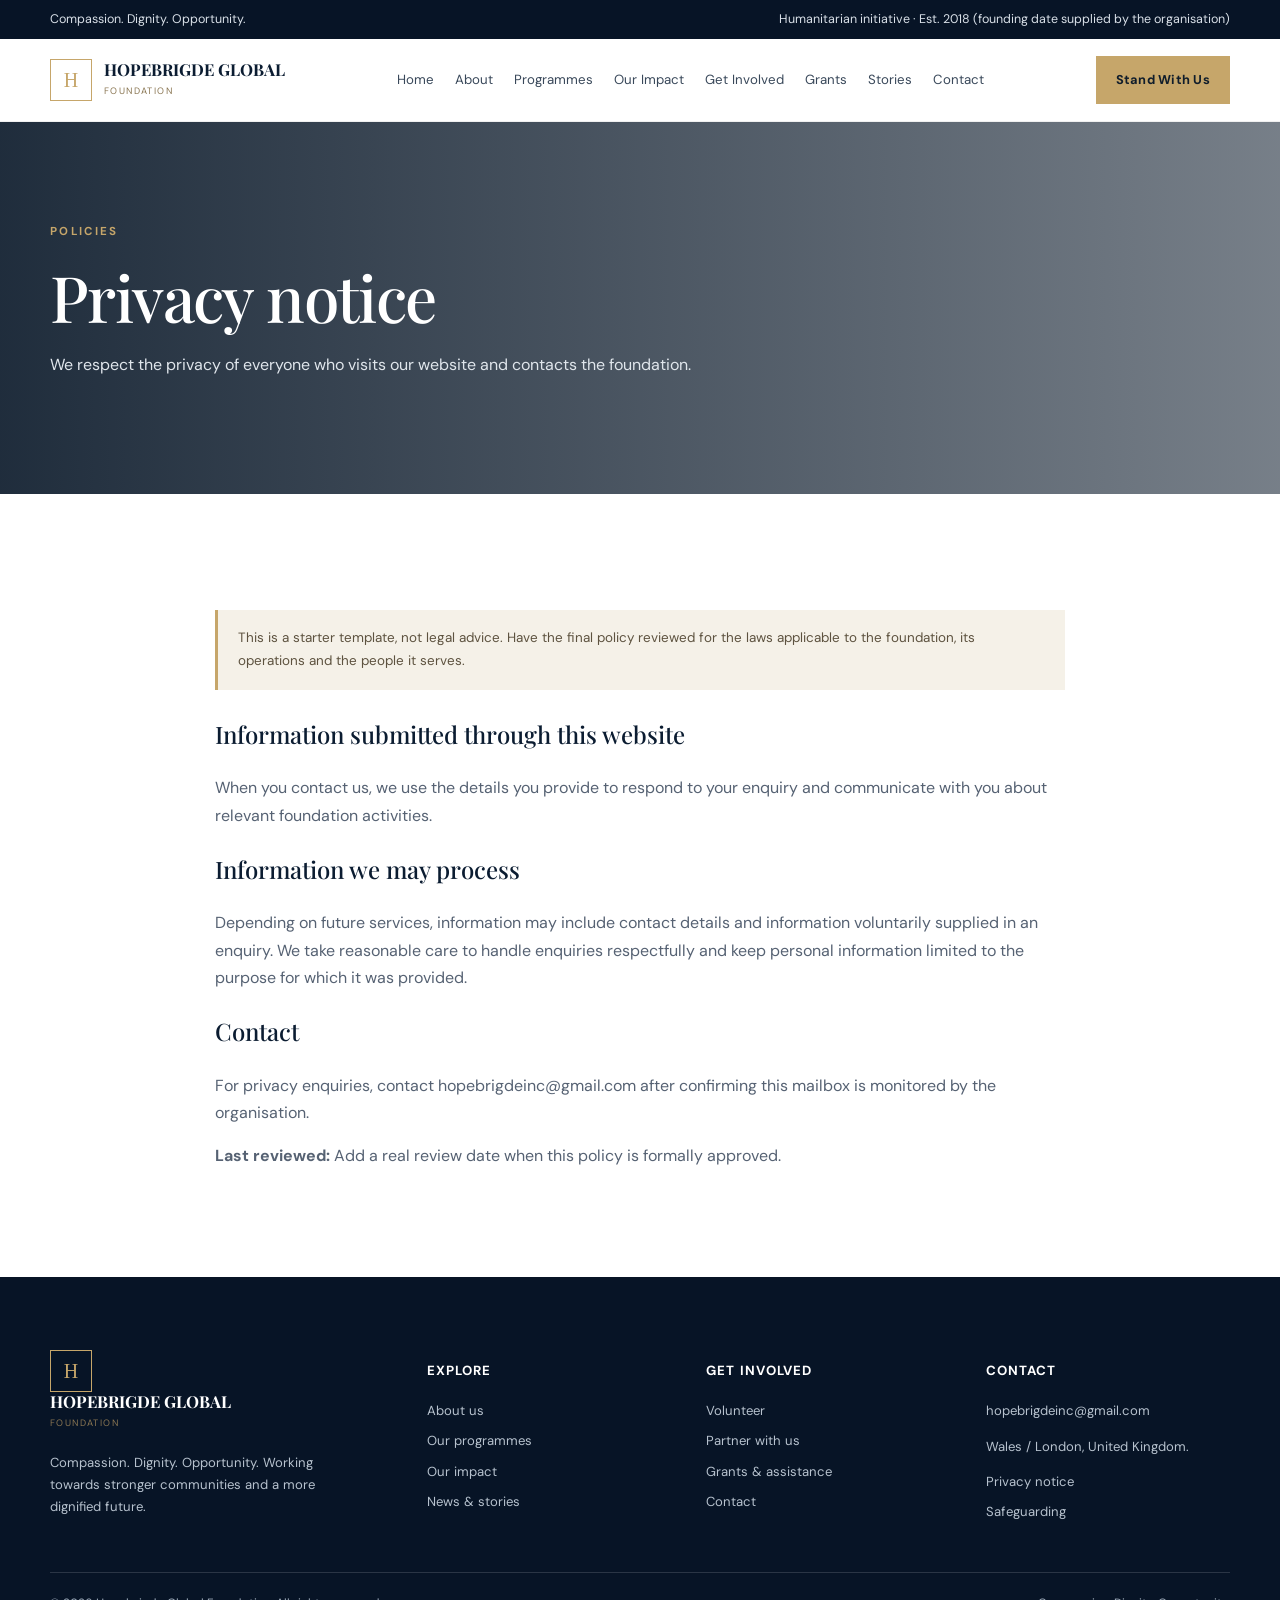
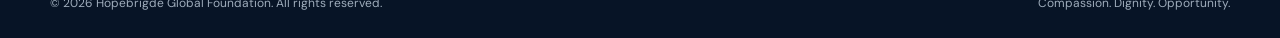
<file: privacy.html>
<!doctype html><html lang="en"><head><meta charset="utf-8"><meta name="viewport" content="width=device-width,initial-scale=1"><meta name="description" content="Hopebrigde Global Foundation — Compassion. Dignity. Opportunity."><title>Privacy Notice | Hopebrigde Global Foundation</title><link rel="stylesheet" href="styles.css"></head><body>
<div class="topbar"><div class="container"><span>Compassion. Dignity. Opportunity.</span><span>Humanitarian initiative · Est. 2018 (founding date supplied by the organisation)</span></div></div>
<header class="site-header"><div class="container nav-wrap">
<a class="brand" href="index.html"><span class="brand-mark">H</span><span><strong>HOPEBRIGDE GLOBAL</strong><small>FOUNDATION</small></span></a>
<button class="menu-toggle" aria-label="Open navigation" aria-expanded="false">☰</button>
<nav class="nav-links" aria-label="Main navigation">
<a href="index.html">Home</a><a href="about.html">About</a><a href="programmes.html">Programmes</a><a href="impact.html">Our Impact</a><a href="get-involved.html">Get Involved</a><a href="grants.html">Grants</a><a href="stories.html">Stories</a><a href="contact.html">Contact</a>
</nav><a class="nav-cta" href="get-involved.html">Stand With Us</a></div></header>

<main><section class="page-hero"><div class="container"><div class="eyebrow">Policies</div><h1>Privacy notice</h1><p>We respect the privacy of everyone who visits our website and contacts the foundation.</p></div></section><section class="section"><div class="container prose"><div class="notice">This is a starter template, not legal advice. Have the final policy reviewed for the laws applicable to the foundation, its operations and the people it serves.</div><h2>Information submitted through this website</h2><p>When you contact us, we use the details you provide to respond to your enquiry and communicate with you about relevant foundation activities.</p><h2>Information we may process</h2><p>Depending on future services, information may include contact details and information voluntarily supplied in an enquiry. We take reasonable care to handle enquiries respectfully and keep personal information limited to the purpose for which it was provided.</p><h2>Contact</h2><p>For privacy enquiries, contact hopebrigdeinc@gmail.com after confirming this mailbox is monitored by the organisation.</p><p><strong>Last reviewed:</strong> Add a real review date when this policy is formally approved.</p></div></section></main>

<footer class="footer"><div class="container"><div class="footer-grid">
<div><a class="brand" href="index.html"><span class="brand-mark">H</span><span><strong style="color:white">HOPEBRIGDE GLOBAL</strong><small>FOUNDATION</small></span></a><p style="max-width:300px;margin-top:20px">Compassion. Dignity. Opportunity. Working towards stronger communities and a more dignified future.</p></div>
<div><h4>Explore</h4><a href="about.html">About us</a><a href="programmes.html">Our programmes</a><a href="impact.html">Our impact</a><a href="stories.html">News & stories</a></div>
<div><h4>Get involved</h4><a href="get-involved.html">Volunteer</a><a href="get-involved.html#partner">Partner with us</a><a href="grants.html">Grants & assistance</a><a href="contact.html">Contact</a></div>
<div><h4>Contact</h4><a href="mailto:hopebrigdeinc@gmail.com">hopebrigdeinc@gmail.com</a><p>Wales / London, United Kingdom.</p><a href="privacy.html">Privacy notice</a><a href="safeguarding.html">Safeguarding</a></div>
</div><div class="footer-bottom"><span>© <span id="year"></span> Hopebrigde Global Foundation. All rights reserved.</span><span>Compassion. Dignity. Opportunity.</span></div></div></footer>
<script src="script.js"></script><script>document.getElementById('year').textContent=new Date().getFullYear()</script>
</body></html>
</file>
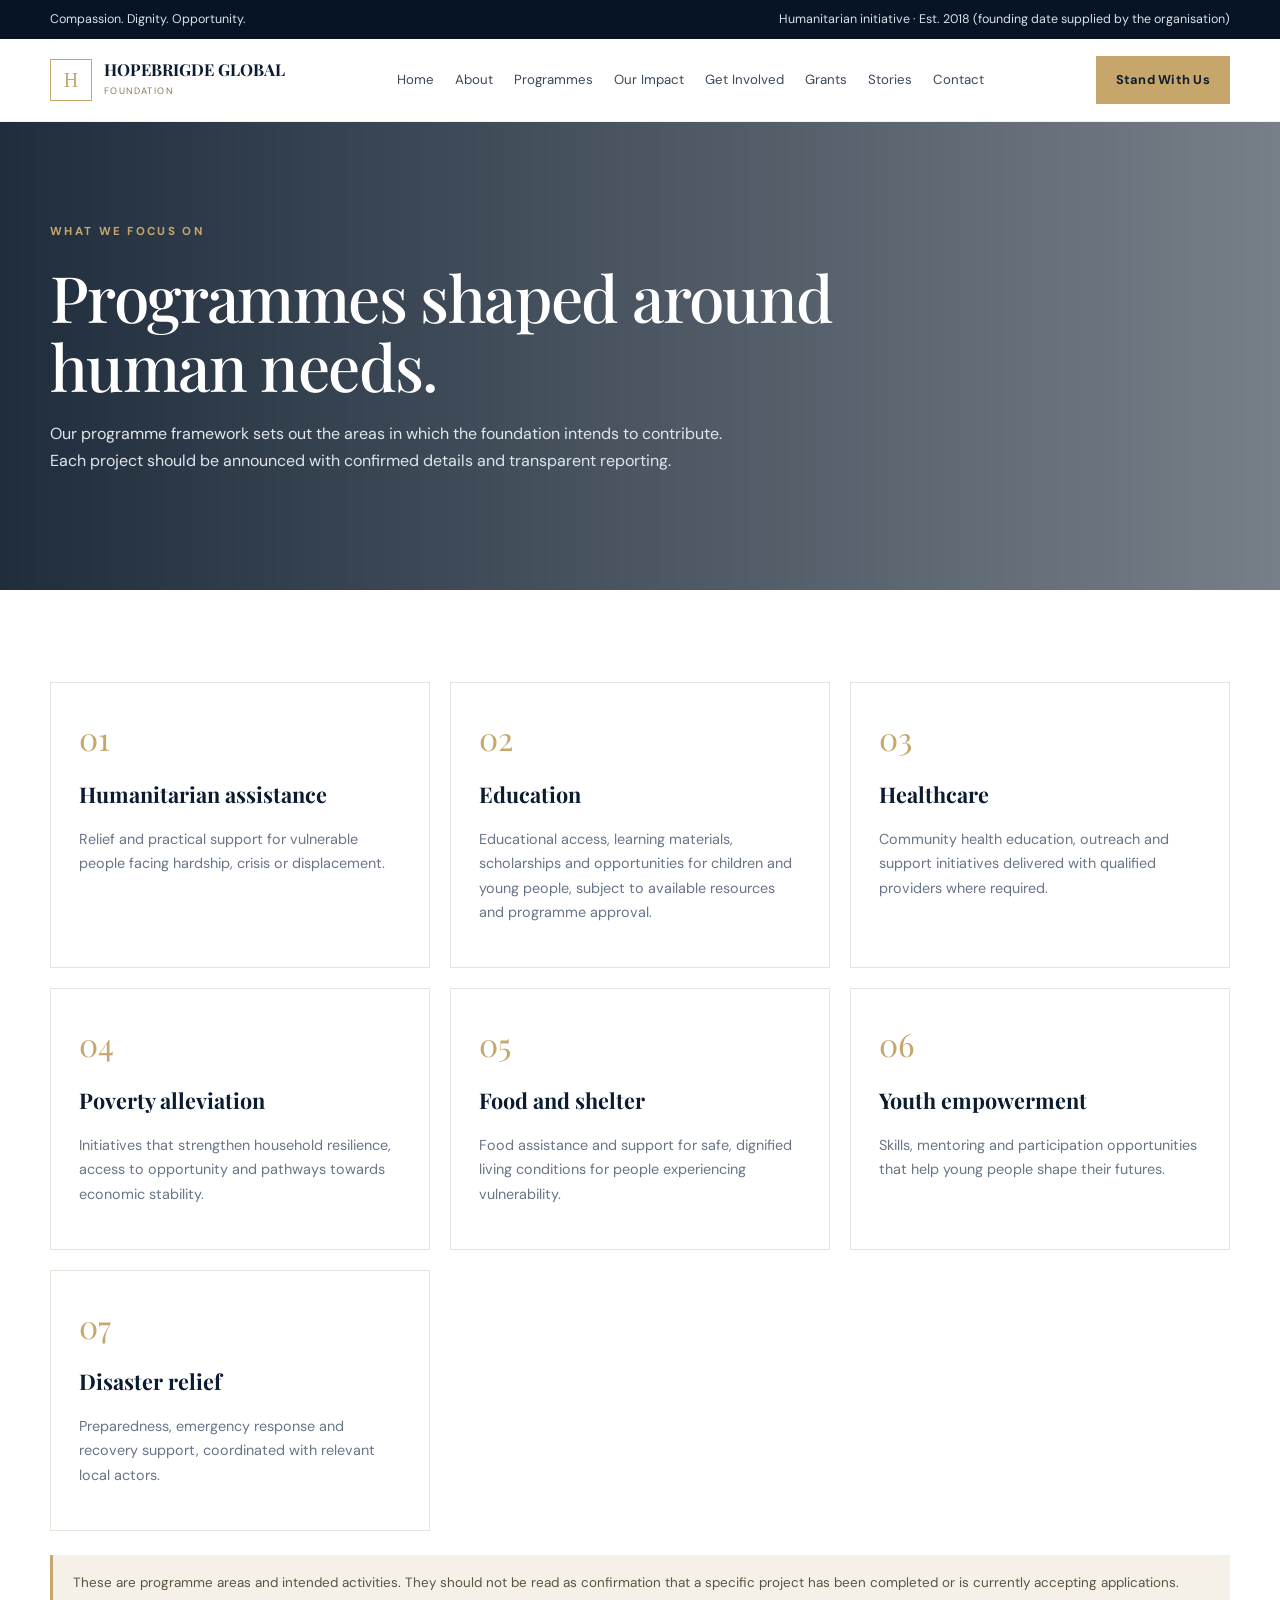
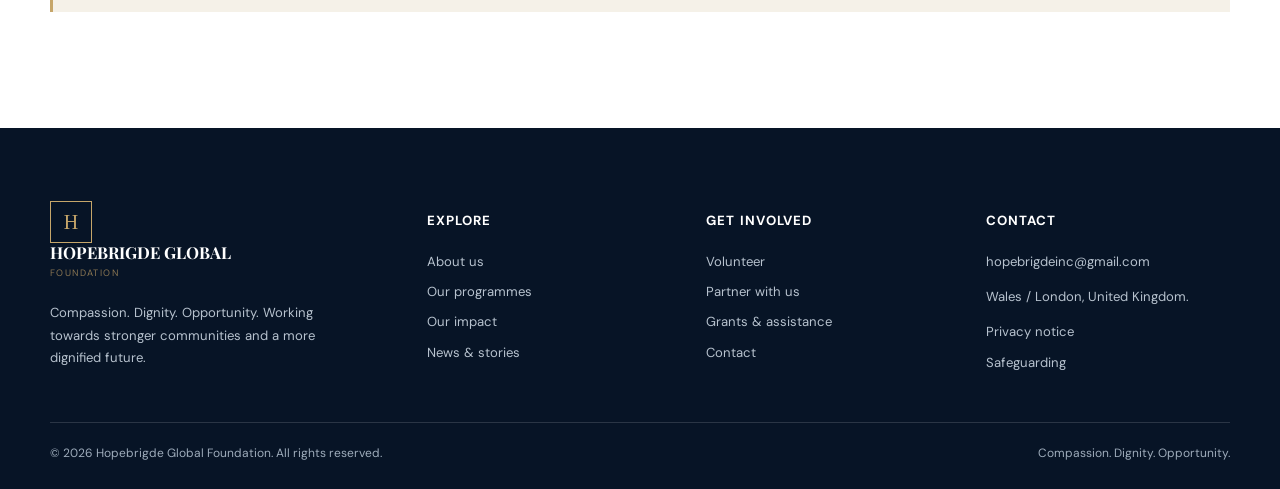
<file: programmes.html>
<!doctype html><html lang="en"><head><meta charset="utf-8"><meta name="viewport" content="width=device-width,initial-scale=1"><meta name="description" content="Hopebrigde Global Foundation — Compassion. Dignity. Opportunity."><title>Our Programmes | Hopebrigde Global Foundation</title><link rel="stylesheet" href="styles.css"></head><body>
<div class="topbar"><div class="container"><span>Compassion. Dignity. Opportunity.</span><span>Humanitarian initiative · Est. 2018 (founding date supplied by the organisation)</span></div></div>
<header class="site-header"><div class="container nav-wrap">
<a class="brand" href="index.html"><span class="brand-mark">H</span><span><strong>HOPEBRIGDE GLOBAL</strong><small>FOUNDATION</small></span></a>
<button class="menu-toggle" aria-label="Open navigation" aria-expanded="false">☰</button>
<nav class="nav-links" aria-label="Main navigation">
<a href="index.html">Home</a><a href="about.html">About</a><a href="programmes.html">Programmes</a><a href="impact.html">Our Impact</a><a href="get-involved.html">Get Involved</a><a href="grants.html">Grants</a><a href="stories.html">Stories</a><a href="contact.html">Contact</a>
</nav><a class="nav-cta" href="get-involved.html">Stand With Us</a></div></header>

<main><section class="page-hero"><div class="container"><div class="eyebrow">What we focus on</div><h1>Programmes shaped around human needs.</h1><p>Our programme framework sets out the areas in which the foundation intends to contribute. Each project should be announced with confirmed details and transparent reporting.</p></div></section><section class="section"><div class="container"><div class="cards">
<article class="card"><div class="number">01</div><h3>Humanitarian assistance</h3><p>Relief and practical support for vulnerable people facing hardship, crisis or displacement.</p></article>
<article class="card"><div class="number">02</div><h3>Education</h3><p>Educational access, learning materials, scholarships and opportunities for children and young people, subject to available resources and programme approval.</p></article>
<article class="card"><div class="number">03</div><h3>Healthcare</h3><p>Community health education, outreach and support initiatives delivered with qualified providers where required.</p></article>
<article class="card"><div class="number">04</div><h3>Poverty alleviation</h3><p>Initiatives that strengthen household resilience, access to opportunity and pathways towards economic stability.</p></article>
<article class="card"><div class="number">05</div><h3>Food and shelter</h3><p>Food assistance and support for safe, dignified living conditions for people experiencing vulnerability.</p></article>
<article class="card"><div class="number">06</div><h3>Youth empowerment</h3><p>Skills, mentoring and participation opportunities that help young people shape their futures.</p></article>
<article class="card"><div class="number">07</div><h3>Disaster relief</h3><p>Preparedness, emergency response and recovery support, coordinated with relevant local actors.</p></article>
</div><div class="notice">These are programme areas and intended activities. They should not be read as confirmation that a specific project has been completed or is currently accepting applications.</div></div></section></main>

<footer class="footer"><div class="container"><div class="footer-grid">
<div><a class="brand" href="index.html"><span class="brand-mark">H</span><span><strong style="color:white">HOPEBRIGDE GLOBAL</strong><small>FOUNDATION</small></span></a><p style="max-width:300px;margin-top:20px">Compassion. Dignity. Opportunity. Working towards stronger communities and a more dignified future.</p></div>
<div><h4>Explore</h4><a href="about.html">About us</a><a href="programmes.html">Our programmes</a><a href="impact.html">Our impact</a><a href="stories.html">News & stories</a></div>
<div><h4>Get involved</h4><a href="get-involved.html">Volunteer</a><a href="get-involved.html#partner">Partner with us</a><a href="grants.html">Grants & assistance</a><a href="contact.html">Contact</a></div>
<div><h4>Contact</h4><a href="mailto:hopebrigdeinc@gmail.com">hopebrigdeinc@gmail.com</a><p>Wales / London, United Kingdom.</p><a href="privacy.html">Privacy notice</a><a href="safeguarding.html">Safeguarding</a></div>
</div><div class="footer-bottom"><span>© <span id="year"></span> Hopebrigde Global Foundation. All rights reserved.</span><span>Compassion. Dignity. Opportunity.</span></div></div></footer>
<script src="script.js"></script><script>document.getElementById('year').textContent=new Date().getFullYear()</script>
</body></html>
</file>
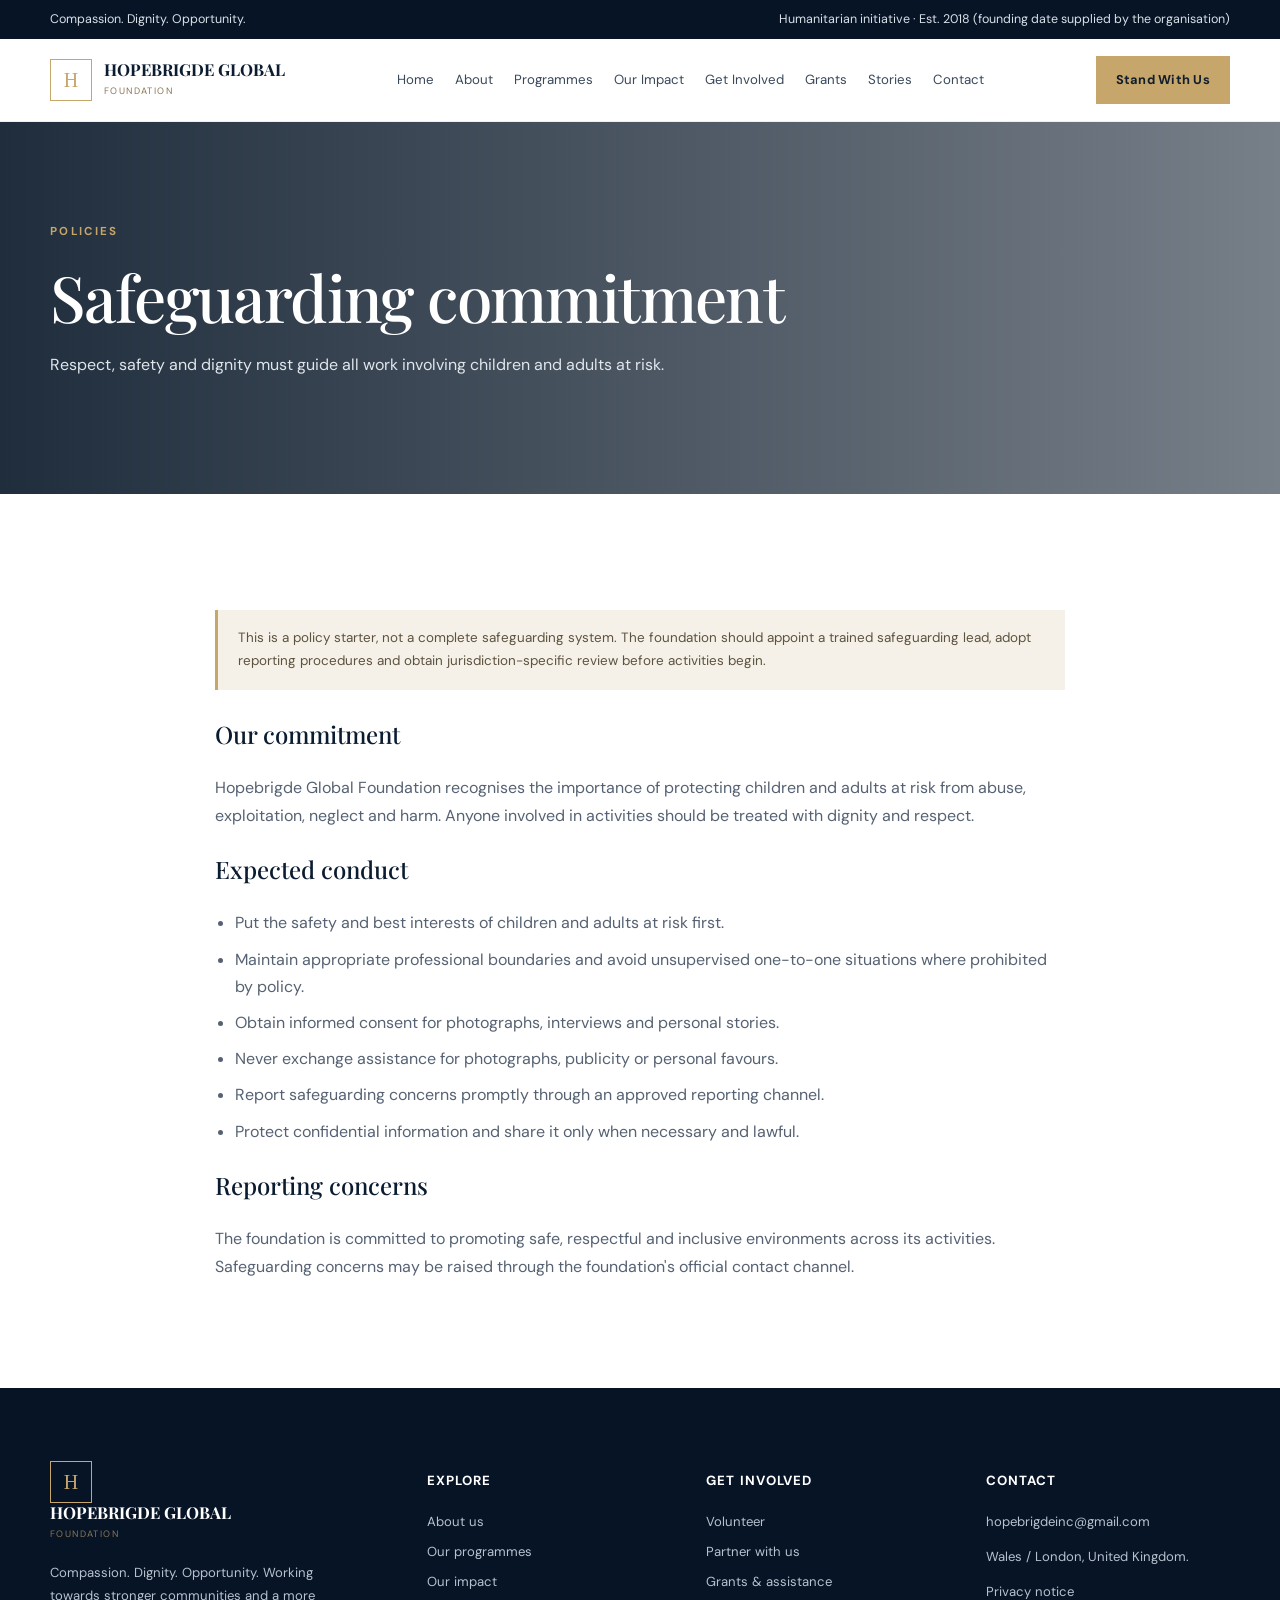
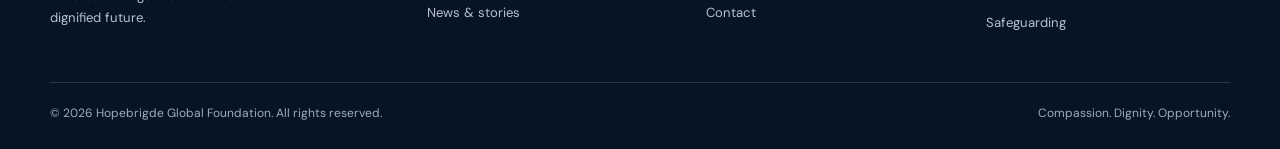
<file: safeguarding.html>
<!doctype html><html lang="en"><head><meta charset="utf-8"><meta name="viewport" content="width=device-width,initial-scale=1"><meta name="description" content="Hopebrigde Global Foundation — Compassion. Dignity. Opportunity."><title>Safeguarding | Hopebrigde Global Foundation</title><link rel="stylesheet" href="styles.css"></head><body>
<div class="topbar"><div class="container"><span>Compassion. Dignity. Opportunity.</span><span>Humanitarian initiative · Est. 2018 (founding date supplied by the organisation)</span></div></div>
<header class="site-header"><div class="container nav-wrap">
<a class="brand" href="index.html"><span class="brand-mark">H</span><span><strong>HOPEBRIGDE GLOBAL</strong><small>FOUNDATION</small></span></a>
<button class="menu-toggle" aria-label="Open navigation" aria-expanded="false">☰</button>
<nav class="nav-links" aria-label="Main navigation">
<a href="index.html">Home</a><a href="about.html">About</a><a href="programmes.html">Programmes</a><a href="impact.html">Our Impact</a><a href="get-involved.html">Get Involved</a><a href="grants.html">Grants</a><a href="stories.html">Stories</a><a href="contact.html">Contact</a>
</nav><a class="nav-cta" href="get-involved.html">Stand With Us</a></div></header>

<main><section class="page-hero"><div class="container"><div class="eyebrow">Policies</div><h1>Safeguarding commitment</h1><p>Respect, safety and dignity must guide all work involving children and adults at risk.</p></div></section><section class="section"><div class="container prose"><div class="notice">This is a policy starter, not a complete safeguarding system. The foundation should appoint a trained safeguarding lead, adopt reporting procedures and obtain jurisdiction-specific review before activities begin.</div><h2>Our commitment</h2><p>Hopebrigde Global Foundation recognises the importance of protecting children and adults at risk from abuse, exploitation, neglect and harm. Anyone involved in activities should be treated with dignity and respect.</p><h2>Expected conduct</h2><ul class="list-clean"><li>Put the safety and best interests of children and adults at risk first.</li><li>Maintain appropriate professional boundaries and avoid unsupervised one-to-one situations where prohibited by policy.</li><li>Obtain informed consent for photographs, interviews and personal stories.</li><li>Never exchange assistance for photographs, publicity or personal favours.</li><li>Report safeguarding concerns promptly through an approved reporting channel.</li><li>Protect confidential information and share it only when necessary and lawful.</li></ul><h2>Reporting concerns</h2><p>The foundation is committed to promoting safe, respectful and inclusive environments across its activities. Safeguarding concerns may be raised through the foundation's official contact channel.</p></div></section></main>

<footer class="footer"><div class="container"><div class="footer-grid">
<div><a class="brand" href="index.html"><span class="brand-mark">H</span><span><strong style="color:white">HOPEBRIGDE GLOBAL</strong><small>FOUNDATION</small></span></a><p style="max-width:300px;margin-top:20px">Compassion. Dignity. Opportunity. Working towards stronger communities and a more dignified future.</p></div>
<div><h4>Explore</h4><a href="about.html">About us</a><a href="programmes.html">Our programmes</a><a href="impact.html">Our impact</a><a href="stories.html">News & stories</a></div>
<div><h4>Get involved</h4><a href="get-involved.html">Volunteer</a><a href="get-involved.html#partner">Partner with us</a><a href="grants.html">Grants & assistance</a><a href="contact.html">Contact</a></div>
<div><h4>Contact</h4><a href="mailto:hopebrigdeinc@gmail.com">hopebrigdeinc@gmail.com</a><p>Wales / London, United Kingdom.</p><a href="privacy.html">Privacy notice</a><a href="safeguarding.html">Safeguarding</a></div>
</div><div class="footer-bottom"><span>© <span id="year"></span> Hopebrigde Global Foundation. All rights reserved.</span><span>Compassion. Dignity. Opportunity.</span></div></div></footer>
<script src="script.js"></script><script>document.getElementById('year').textContent=new Date().getFullYear()</script>
</body></html>
</file>
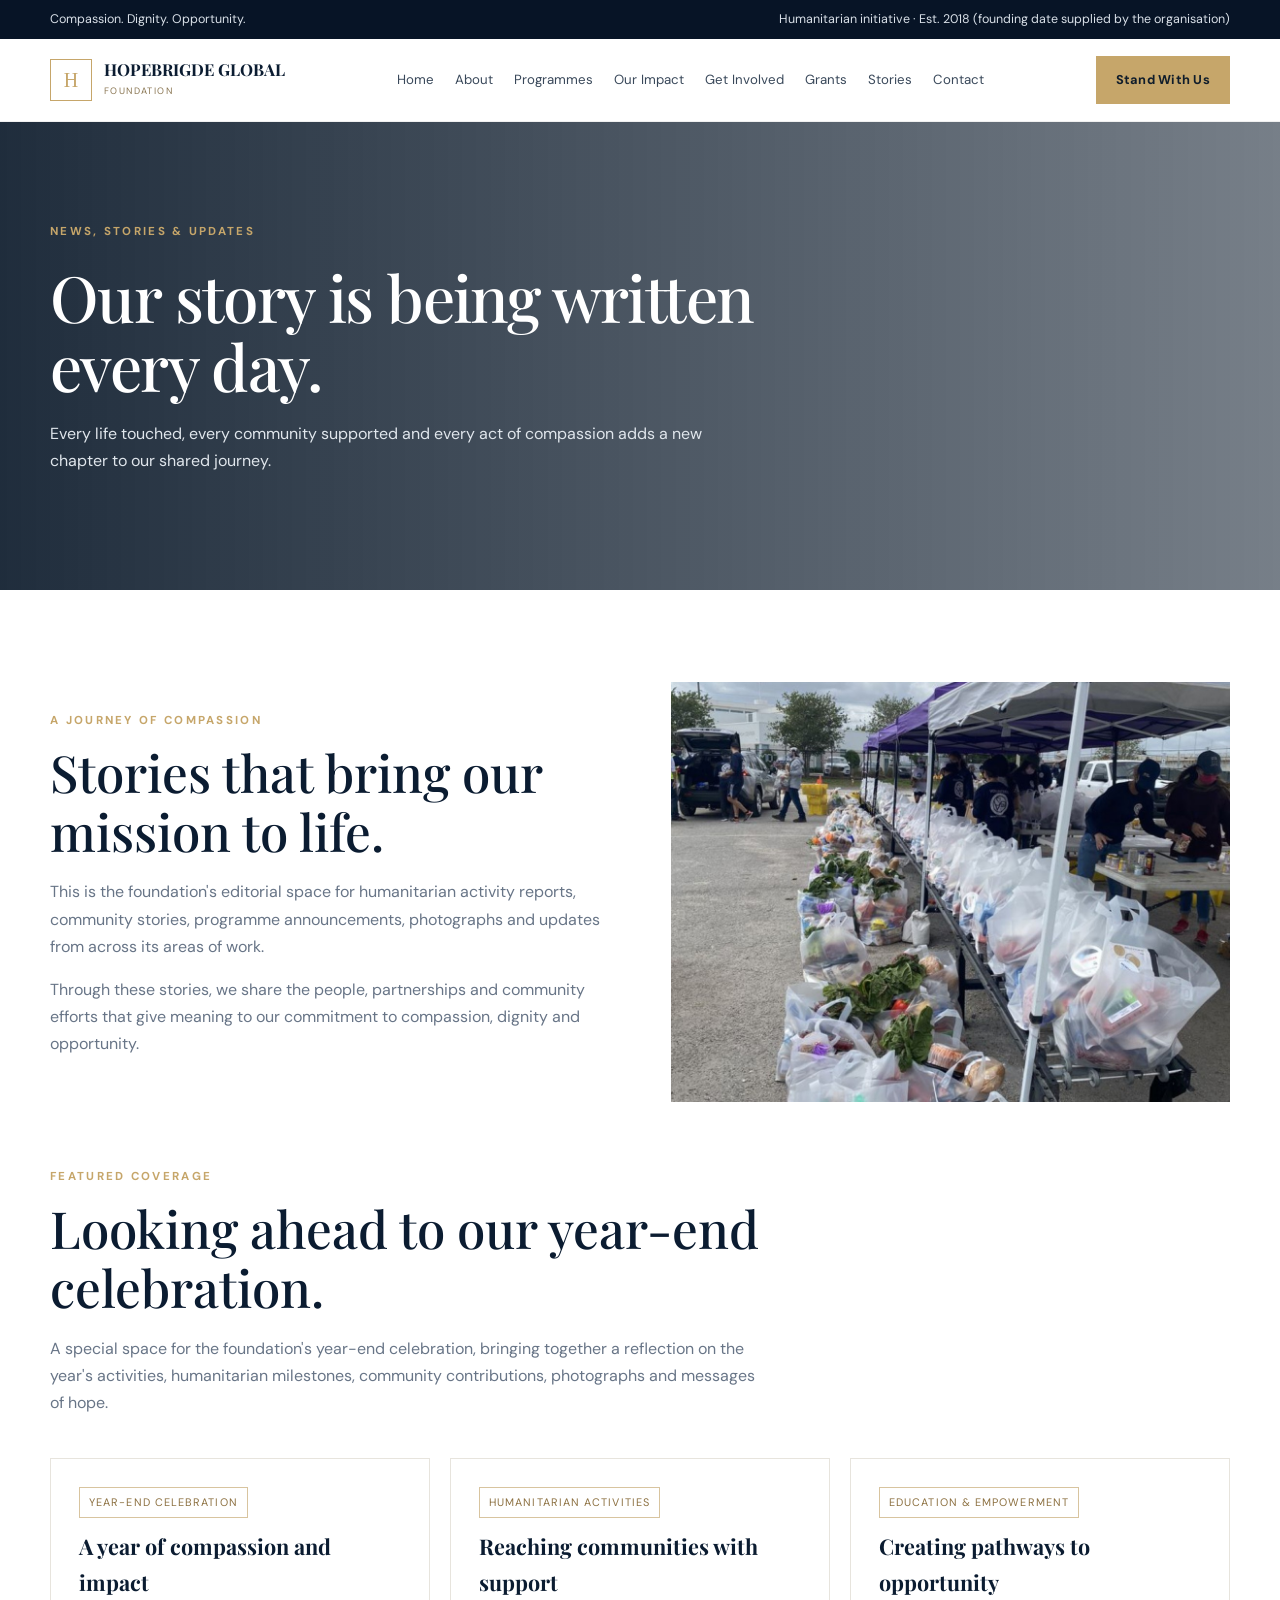
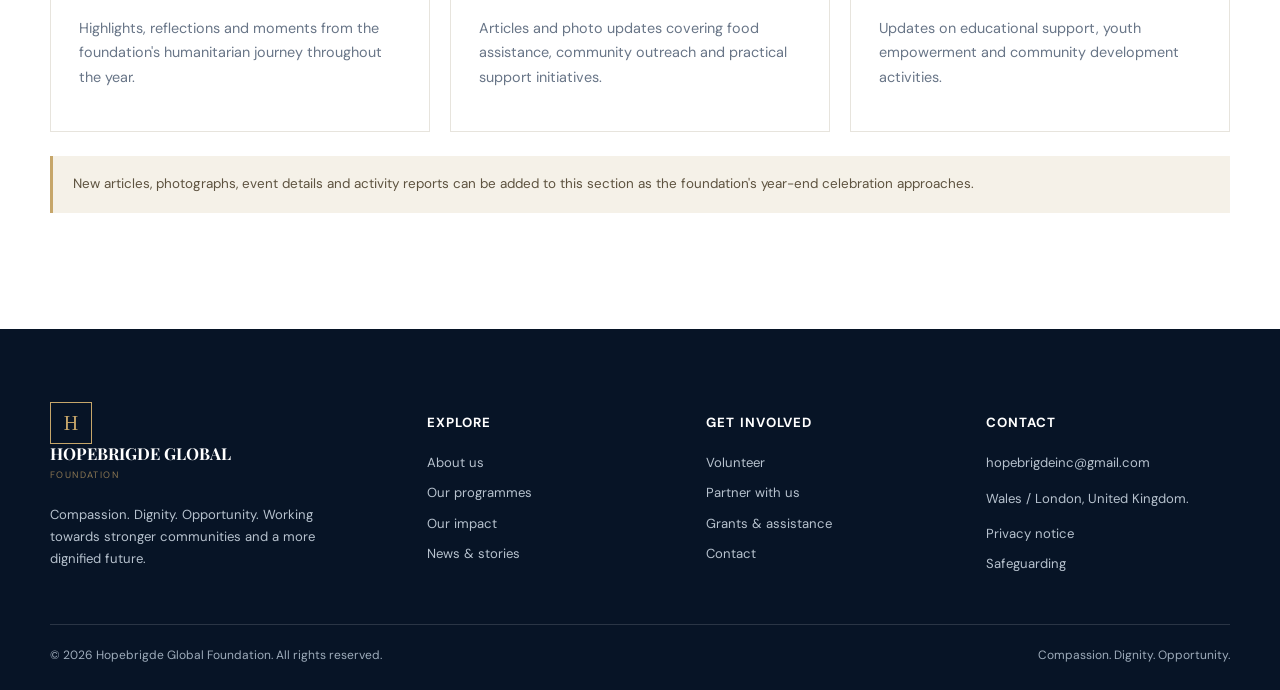
<file: stories.html>
<!doctype html><html lang="en"><head><meta charset="utf-8"><meta name="viewport" content="width=device-width,initial-scale=1"><meta name="description" content="Hopebrigde Global Foundation — Compassion. Dignity. Opportunity."><title>News & Stories | Hopebrigde Global Foundation</title><link rel="stylesheet" href="styles.css"></head><body>
<div class="topbar"><div class="container"><span>Compassion. Dignity. Opportunity.</span><span>Humanitarian initiative · Est. 2018 (founding date supplied by the organisation)</span></div></div>
<header class="site-header"><div class="container nav-wrap">
<a class="brand" href="index.html"><span class="brand-mark">H</span><span><strong>HOPEBRIGDE GLOBAL</strong><small>FOUNDATION</small></span></a>
<button class="menu-toggle" aria-label="Open navigation" aria-expanded="false">☰</button>
<nav class="nav-links" aria-label="Main navigation">
<a href="index.html">Home</a><a href="about.html">About</a><a href="programmes.html">Programmes</a><a href="impact.html">Our Impact</a><a href="get-involved.html">Get Involved</a><a href="grants.html">Grants</a><a href="stories.html">Stories</a><a href="contact.html">Contact</a>
</nav><a class="nav-cta" href="get-involved.html">Stand With Us</a></div></header>

<main>
<section class="page-hero"><div class="container"><div class="eyebrow">News, stories & updates</div><h1>Our story is being written every day.</h1><p>Every life touched, every community supported and every act of compassion adds a new chapter to our shared journey.</p></div></section>
<section class="section"><div class="container"><div class="split"><div><div class="eyebrow">A journey of compassion</div><h2 class="page-title">Stories that bring our mission to life.</h2><p class="muted">This is the foundation's editorial space for humanitarian activity reports, community stories, programme announcements, photographs and updates from across its areas of work.</p><p class="muted">Through these stories, we share the people, partnerships and community efforts that give meaning to our commitment to compassion, dignity and opportunity.</p></div><img class="feature-image" src="assets/community-food-distribution.jpg" alt="Food parcels arranged for a community food distribution activity"></div>
<div class="section-head" style="margin-top:65px"><div class="eyebrow">Featured coverage</div><h2>Looking ahead to our year-end celebration.</h2><p>A special space for the foundation's year-end celebration, bringing together a reflection on the year's activities, humanitarian milestones, community contributions, photographs and messages of hope.</p></div>
<div class="cards"><article class="card"><span class="tag">Year-end celebration</span><h3>A year of compassion and impact</h3><p>Highlights, reflections and moments from the foundation's humanitarian journey throughout the year.</p></article><article class="card"><span class="tag">Humanitarian activities</span><h3>Reaching communities with support</h3><p>Articles and photo updates covering food assistance, community outreach and practical support initiatives.</p></article><article class="card"><span class="tag">Education & empowerment</span><h3>Creating pathways to opportunity</h3><p>Updates on educational support, youth empowerment and community development activities.</p></article></div>
<div class="notice">New articles, photographs, event details and activity reports can be added to this section as the foundation's year-end celebration approaches.</div></div></section></main>

<footer class="footer"><div class="container"><div class="footer-grid">
<div><a class="brand" href="index.html"><span class="brand-mark">H</span><span><strong style="color:white">HOPEBRIGDE GLOBAL</strong><small>FOUNDATION</small></span></a><p style="max-width:300px;margin-top:20px">Compassion. Dignity. Opportunity. Working towards stronger communities and a more dignified future.</p></div>
<div><h4>Explore</h4><a href="about.html">About us</a><a href="programmes.html">Our programmes</a><a href="impact.html">Our impact</a><a href="stories.html">News & stories</a></div>
<div><h4>Get involved</h4><a href="get-involved.html">Volunteer</a><a href="get-involved.html#partner">Partner with us</a><a href="grants.html">Grants & assistance</a><a href="contact.html">Contact</a></div>
<div><h4>Contact</h4><a href="mailto:hopebrigdeinc@gmail.com">hopebrigdeinc@gmail.com</a><p>Wales / London, United Kingdom.</p><a href="privacy.html">Privacy notice</a><a href="safeguarding.html">Safeguarding</a></div>
</div><div class="footer-bottom"><span>© <span id="year"></span> Hopebrigde Global Foundation. All rights reserved.</span><span>Compassion. Dignity. Opportunity.</span></div></div></footer>
<script src="script.js"></script><script>document.getElementById('year').textContent=new Date().getFullYear()</script>
</body></html>
</file>
<file: styles.css>
@import url('https://fonts.googleapis.com/css2?family=DM+Sans:wght@400;500;600;700&family=Playfair+Display:wght@500;600;700&display=swap');
:root{--navy:#0b1c31;--navy2:#132b47;--gold:#c6a66a;--cream:#f7f5f0;--ink:#182536;--muted:#687587;--white:#fff;--line:#e7e4dd;--max:1180px}
*{box-sizing:border-box}html{scroll-behavior:smooth}body{margin:0;color:var(--ink);font-family:"DM Sans",sans-serif;line-height:1.7;background:#fff}img{max-width:100%;display:block}a{color:inherit;text-decoration:none}.container{width:min(var(--max),calc(100% - 44px));margin:auto}.topbar{background:#071426;color:#d9e0e8;font-size:.78rem;padding:9px 0}.topbar .container{display:flex;justify-content:space-between;gap:15px;flex-wrap:wrap}.site-header{position:sticky;top:0;z-index:20;background:rgba(255,255,255,.96);backdrop-filter:blur(12px);border-bottom:1px solid rgba(0,0,0,.06)}.nav-wrap{min-height:82px;display:flex;align-items:center;justify-content:space-between;gap:24px}.brand{display:flex;align-items:center;gap:12px;min-width:220px}.brand-mark{width:42px;height:42px;border:1px solid var(--gold);display:grid;place-items:center;color:var(--gold);font-family:Georgia,serif;font-size:1.25rem}.brand strong{display:block;color:var(--navy);font-family:"Playfair Display",serif;font-size:1.03rem;line-height:1.2}.brand small{display:block;color:#8a7652;letter-spacing:.15em;text-transform:uppercase;font-size:.58rem;margin-top:4px}.nav-links{display:flex;align-items:center;gap:21px;font-size:.83rem;color:#39485a}.nav-links a:hover,.nav-links a.active{color:#9b7940}.nav-cta,.btn{display:inline-flex;align-items:center;justify-content:center;padding:12px 19px;background:var(--gold);color:#101d2b;font-weight:700;font-size:.8rem;letter-spacing:.02em;border:1px solid var(--gold);transition:.25s}.nav-cta:hover,.btn:hover{background:#d6bb88;transform:translateY(-2px)}.btn-outline{background:transparent;color:#fff;border-color:rgba(255,255,255,.6)}.btn-outline:hover{color:var(--navy);background:#fff}.menu-toggle{display:none;background:none;border:1px solid var(--line);padding:9px 12px;color:var(--navy);font-size:1.2rem}.hero{min-height:650px;display:flex;align-items:center;color:#fff;position:relative;background:linear-gradient(90deg,rgba(5,17,31,.86),rgba(5,17,31,.54) 48%,rgba(5,17,31,.12)),url("https://images.unsplash.com/photo-1488521787991-ed7bbaae773c?auto=format&fit=crop&w=2000&q=85") center/cover}.hero-inner{padding:110px 0 120px;max-width:780px}.eyebrow{color:var(--gold);font-size:.72rem;letter-spacing:.2em;text-transform:uppercase;font-weight:700}.hero h1,.page-hero h1{font-family:"Playfair Display",serif;font-weight:500;line-height:1.08;letter-spacing:-.025em;font-size:clamp(2.8rem,6vw,5.3rem);margin:20px 0}.hero p{max-width:650px;color:#e2e7ec;font-size:1.08rem}.hero-actions{display:flex;gap:12px;flex-wrap:wrap;margin-top:32px}.trustline{margin-top:46px;color:#d7dce2;font-size:.78rem;letter-spacing:.08em}.section{padding:92px 0}.section-soft{background:var(--cream)}.section-dark{background:var(--navy);color:#fff}.section-head{max-width:720px;margin-bottom:42px}.section-head h2,.split-copy h2,.page-title{font-family:"Playfair Display",serif;font-weight:500;font-size:clamp(2rem,4vw,3.35rem);line-height:1.15;margin:12px 0 18px;color:var(--navy)}.section-dark h2,.section-dark h3{color:#fff}.section-head p,.muted{color:var(--muted)}.section-dark p{color:#c8d1dc}.split{display:grid;grid-template-columns:1fr 1fr;gap:62px;align-items:center}.split-photo{position:relative}.split-photo img{width:100%;height:510px;object-fit:cover}.photo-note{font-size:.72rem;color:#77808b;margin-top:9px}.gold-rule{width:58px;height:2px;background:var(--gold);margin:22px 0}.text-link{color:#9b7940;font-size:.84rem;font-weight:700;display:inline-block;margin-top:16px}.text-link:after{content:" →"}.cards{display:grid;grid-template-columns:repeat(3,1fr);gap:20px}.card{background:#fff;border:1px solid var(--line);padding:28px;transition:.25s}.card:hover{transform:translateY(-5px);box-shadow:0 16px 35px rgba(9,27,47,.08)}.card .number{font-family:"Playfair Display",serif;color:var(--gold);font-size:2rem}.card h3{font-family:"Playfair Display",serif;color:var(--navy);font-size:1.35rem;margin:10px 0}.card p{font-size:.9rem;color:var(--muted)}.stats{display:grid;grid-template-columns:repeat(3,1fr);gap:1px;background:rgba(255,255,255,.15);margin-top:34px}.stat{padding:28px;background:var(--navy);text-align:center}.stat strong{display:block;font-family:"Playfair Display",serif;font-size:2.4rem;color:var(--gold);font-weight:500}.stat span{font-size:.8rem;color:#d4dce5}.notice{padding:17px 20px;border-left:3px solid var(--gold);background:#f5f1e8;color:#5d523f;font-size:.84rem;margin:24px 0}.page-hero{padding:100px 0;background:linear-gradient(90deg,rgba(7,22,39,.9),rgba(7,22,39,.55)),url("https://images.unsplash.com/photo-1469571486292-0ba58a3f068b?auto=format&fit=crop&w=1800&q=85") center/cover;color:white}.page-hero h1{color:white;max-width:800px;font-size:clamp(2.7rem,5vw,4.5rem)}.page-hero p{max-width:680px;color:#e0e6ec}.prose{max-width:850px}.prose h2,.prose h3{font-family:"Playfair Display",serif;color:var(--navy);font-weight:500}.prose p,.prose li{color:#566273}.list-clean{padding-left:20px}.list-clean li{margin:9px 0}.feature-image{width:100%;height:420px;object-fit:cover}.form-grid{display:grid;grid-template-columns:1fr 1fr;gap:16px}.field{display:flex;flex-direction:column;gap:7px}.field.full{grid-column:1/-1}.field label{font-size:.8rem;font-weight:700;color:#334155}.field input,.field select,.field textarea{width:100%;padding:13px 14px;border:1px solid #d9dfe5;background:#fff;font:inherit;font-size:.9rem;border-radius:0}.field textarea{min-height:140px;resize:vertical}.form-note{font-size:.78rem;color:var(--muted)}.footer{background:#071426;color:#d5dce4;padding:65px 0 25px}.footer-grid{display:grid;grid-template-columns:1.4fr 1fr 1fr 1fr;gap:35px}.footer h4{color:#fff;font-size:.83rem;letter-spacing:.08em;text-transform:uppercase}.footer p,.footer a{font-size:.82rem;color:#b7c2ce}.footer a{display:block;margin:8px 0}.footer a:hover{color:var(--gold)}.footer-bottom{border-top:1px solid rgba(255,255,255,.14);margin-top:40px;padding-top:20px;display:flex;justify-content:space-between;gap:20px;flex-wrap:wrap;font-size:.75rem;color:#9eacbb}.tag{display:inline-block;border:1px solid #d8c49f;color:#8c7040;padding:5px 9px;font-size:.68rem;letter-spacing:.1em;text-transform:uppercase}.reveal{opacity:0;transform:translateY(18px);transition:opacity .7s ease,transform .7s ease}.reveal.visible{opacity:1;transform:none}.mobile-only{display:none}
@media(max-width:980px){.nav-links{gap:12px;font-size:.75rem}.nav-cta{display:none}.footer-grid{grid-template-columns:1fr 1fr}.cards{grid-template-columns:repeat(2,1fr)}}
@media(max-width:720px){.container{width:min(100% - 32px,var(--max))}.nav-wrap{min-height:70px}.menu-toggle{display:block}.nav-links{display:none;position:absolute;top:70px;left:0;right:0;background:#fff;padding:18px 24px 24px;border-bottom:1px solid var(--line);flex-direction:column;align-items:flex-start}.nav-links.open{display:flex}.nav-links a{font-size:.95rem}.hero{min-height:590px}.hero-inner{padding:85px 0}.section{padding:68px 0}.split{grid-template-columns:1fr;gap:30px}.split-photo img{height:350px}.cards{grid-template-columns:1fr}.stats{grid-template-columns:1fr 1fr}.stat strong{font-size:1.9rem}.page-hero{padding:75px 0}.form-grid{grid-template-columns:1fr}.field.full{grid-column:auto}.footer-grid{grid-template-columns:1fr 1fr}}
@media(max-width:430px){.stats,.footer-grid{grid-template-columns:1fr}.brand{min-width:0}.brand strong{font-size:.9rem}}
@media(prefers-reduced-motion:reduce){html{scroll-behavior:auto}*,*:before,*:after{animation-duration:.01ms!important;transition-duration:.01ms!important}.reveal{opacity:1;transform:none}}
</file>
